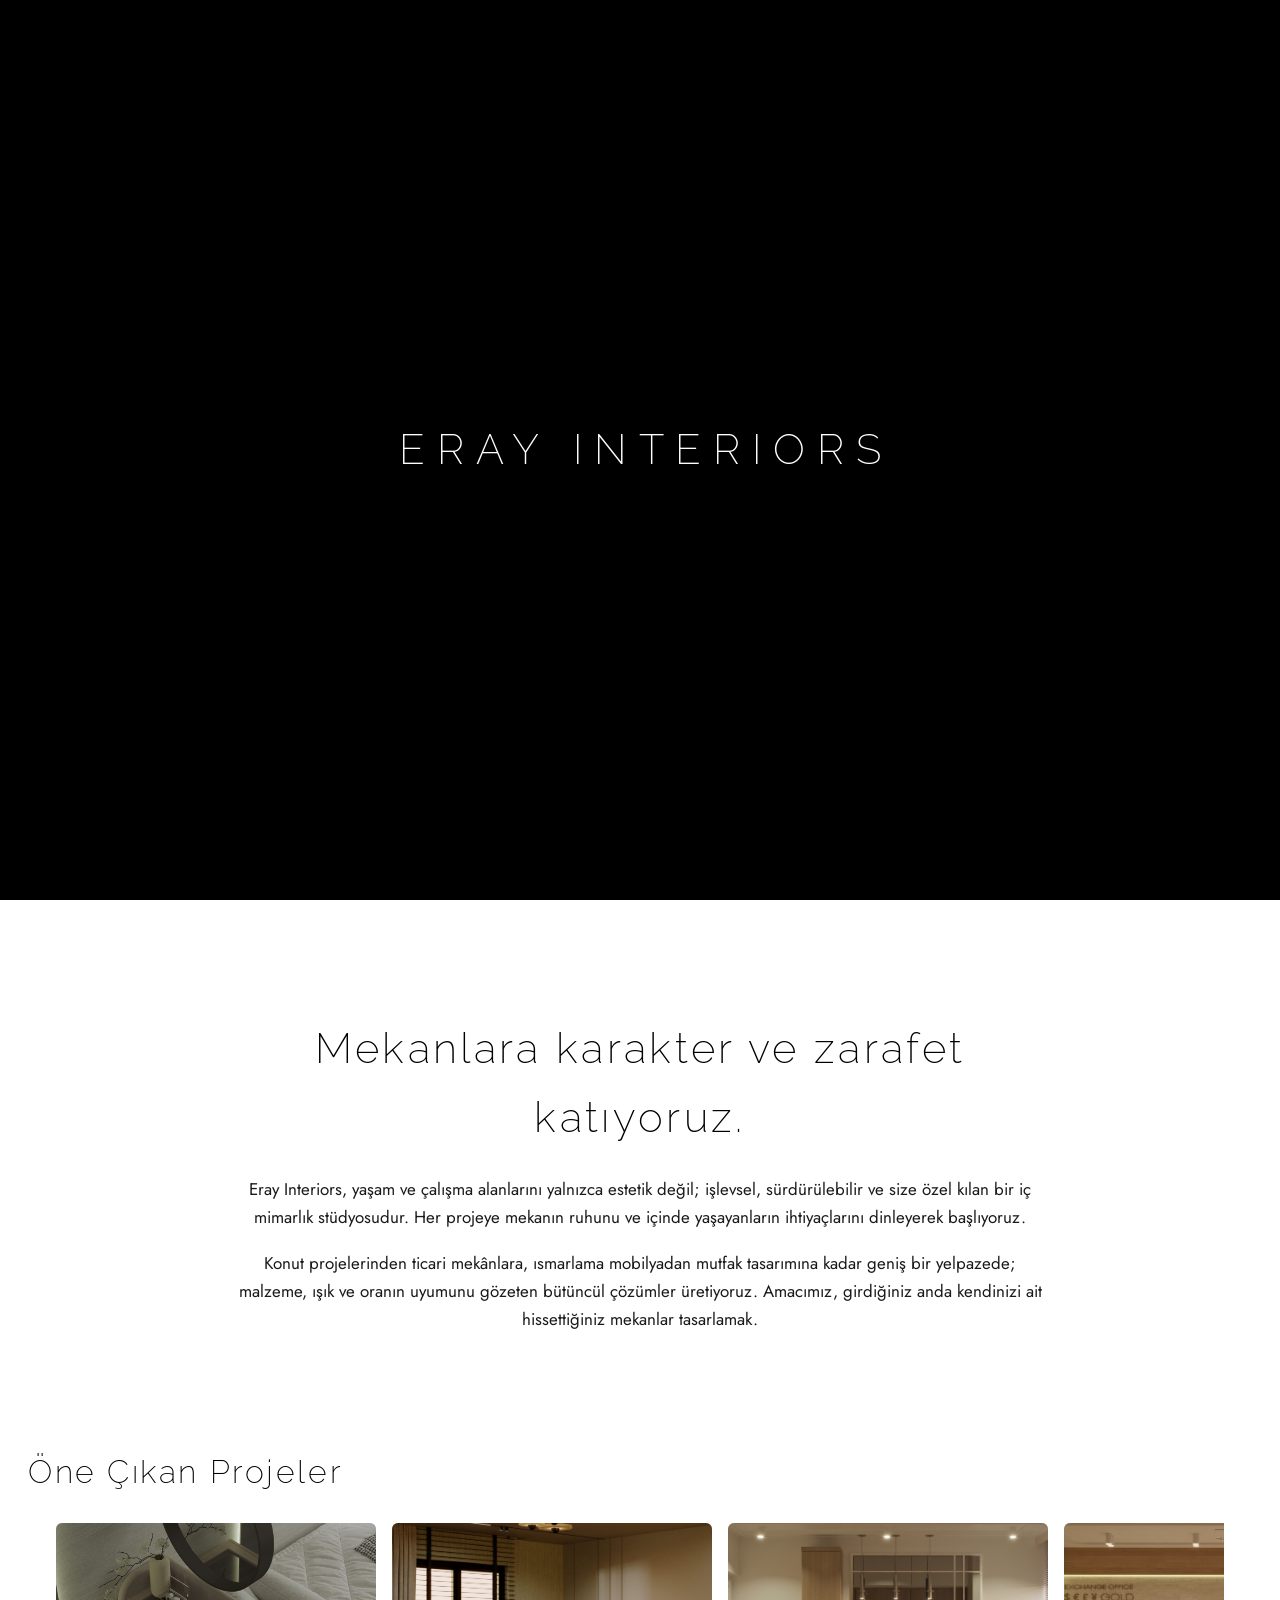
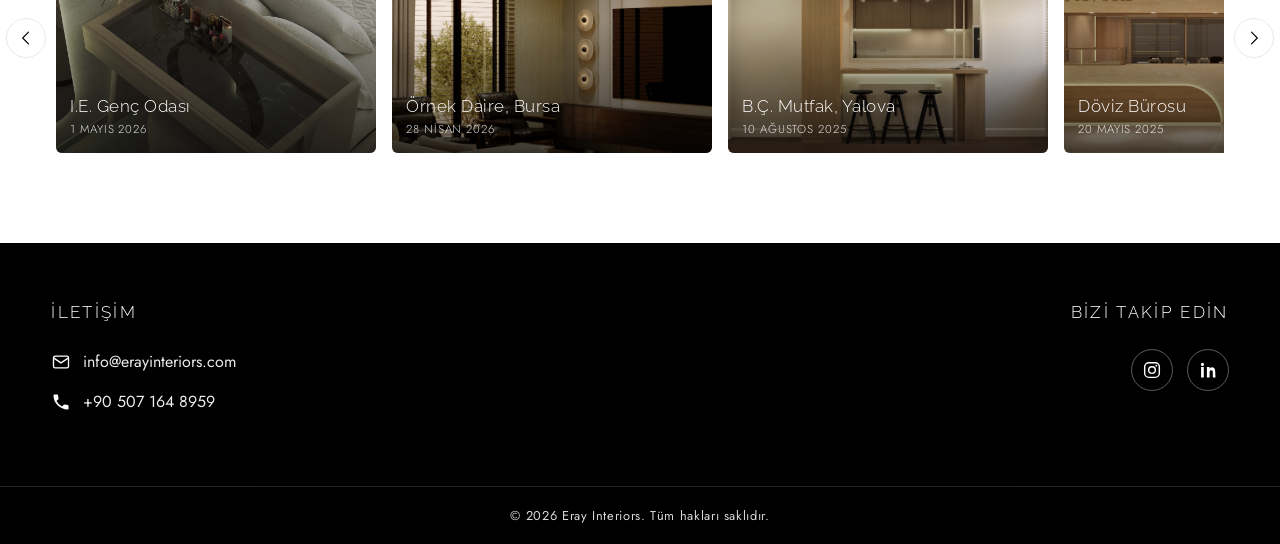
<file: index.html>
<!DOCTYPE html>
<html lang="tr">
<head>
  <meta charset="UTF-8">
  <meta name="viewport" content="width=device-width, initial-scale=1.0">
  <title>Eray Interiors | İç Mimarlık ve İç Mekân Tasarımı</title>
  <meta name="description" content="Eray Interiors — iç mimarlık ve iç mekân tasarım stüdyosu. Konut, ticari mekân, özel tasarım ve mutfak çözümlerinde işlevsel, size özel projeler.">
  <link rel="canonical" href="https://erayinteriors.com/">
  <meta name="robots" content="index, follow, max-image-preview:large">
  <meta name="author" content="Eray Interiors">
  <meta name="theme-color" content="#000000">

  <!-- LCP hızlandırma: ilk hero görselini önceden yükle -->
  <link rel="preload" as="image" href="assets/img/9-2.jpg" fetchpriority="high">

  <!-- Favicon / app icons -->
  <link rel="icon" href="favicon.ico" sizes="any">
  <link rel="icon" href="favicon.svg" type="image/svg+xml">
  <link rel="apple-touch-icon" href="assets/apple-touch-icon.png">
  <link rel="manifest" href="site.webmanifest">

  <!-- Open Graph (Facebook, WhatsApp, LinkedIn) -->
  <meta property="og:type" content="website">
  <meta property="og:site_name" content="Eray Interiors">
  <meta property="og:locale" content="tr_TR">
  <meta property="og:locale:alternate" content="en_US">
  <meta property="og:locale:alternate" content="es_ES">
  <meta property="og:title" content="Eray Interiors | İç Mimarlık ve İç Mekân Tasarımı">
  <meta property="og:description" content="İç mekânlara karakter ve zarafet katan iç mimarlık stüdyosu. Konut, ticari mekân, özel tasarım ve mutfak çözümleri.">
  <meta property="og:url" content="https://erayinteriors.com/">
  <meta property="og:image" content="https://erayinteriors.com/assets/og-image.png">
  <meta property="og:image:width" content="1200">
  <meta property="og:image:height" content="630">
  <meta property="og:image:alt" content="Eray Interiors — İç Mimarlık">

  <!-- Twitter / X -->
  <meta name="twitter:card" content="summary_large_image">
  <meta name="twitter:title" content="Eray Interiors | İç Mimarlık ve İç Mekân Tasarımı">
  <meta name="twitter:description" content="İç mekânlara karakter ve zarafet katan iç mimarlık stüdyosu.">
  <meta name="twitter:image" content="https://erayinteriors.com/assets/og-image.png">

  <!-- Yapısal veri: yerel işletme -->
  <script type="application/ld+json">
  {
    "@context": "https://schema.org",
    "@type": "LocalBusiness",
    "@id": "https://erayinteriors.com/#business",
    "name": "Eray Interiors",
    "alternateName": ["Eray İç Mimarlık", "Eray İç Mimari", "Eray Interiors İç Mimarlık"],
    "description": "İç mimarlık ve iç mekân tasarımı stüdyosu: konut, ticari mekân, özel tasarım ve mutfak çözümleri.",
    "url": "https://erayinteriors.com/",
    "image": "https://erayinteriors.com/assets/og-image.png",
    "logo": "https://erayinteriors.com/assets/icon-512.png",
    "email": "info@erayinteriors.com",
    "telephone": "+905071648959",
    "areaServed": "TR",
    "knowsLanguage": ["tr", "en", "es"],
    "areaServed": ["Bursa", "Yalova", "Türkiye"],
    "knowsAbout": ["İç mimarlık", "İç mekân tasarımı", "Konut tasarımı", "Ticari mekan tasarımı", "Mutfak tasarımı", "Ismarlama mobilya"],
    "founder": { "@type": "Person", "name": "İbrahim Eray Işık", "jobTitle": "İç Mimar", "sameAs": "https://www.linkedin.com/in/ibrahim-eray-i%C5%9F%C4%B1k-976782159/" },
    "sameAs": ["https://instagram.com/erayinteriors", "https://www.linkedin.com/in/ibrahim-eray-i%C5%9F%C4%B1k-976782159/"]
  }
  </script>

  <link rel="preconnect" href="https://fonts.googleapis.com">
  <link rel="preconnect" href="https://fonts.gstatic.com" crossorigin>
  <link href="https://fonts.googleapis.com/css2?family=Jost:wght@300;400;500&family=Raleway:wght@200;300&display=swap" rel="stylesheet">
  <!-- Açılış ekranı aynı oturumda tekrar açılmasın (flash önleme, stylesheet'ten önce) -->
  <script>try{if(sessionStorage.getItem('eray_intro'))document.documentElement.classList.add('intro-done');}catch(e){}</script>
  <link rel="stylesheet" href="css/style.css">
</head>
<body data-page="home">
  <div id="intro" aria-hidden="true"><span class="intro-word">ERAY INTERIORS</span></div>

  <header id="site-header"></header>

  <main>
    <section class="hero hero-slider" data-hero-slider aria-label="Öne çıkan görseller">
      <div class="hero-slides">
        <div class="hero-slide" style="background-image:url('assets/img/9-2.jpg')"></div>
        <div class="hero-slide" style="background-image:url('assets/img/3.jpg')"></div>
        <div class="hero-slide" style="background-image:url('assets/img/16.jpg')"></div>
        <div class="hero-slide" style="background-image:url('assets/img/32.jpg')"></div>
        <div class="hero-slide" style="background-image:url('assets/img/b4.jpg')"></div>
      </div>
      <div class="hero-overlay">
        <h1 class="hero-title" data-i18n="page.home.hero">ERAY INTERIORS</h1>
        <p class="hero-sub" data-i18n="page.home.sub">İç mekânlara karakter ve zarafet</p>
      </div>
      <div class="hero-dots"></div>
    </section>

    <section class="page-intro">
      <h2 class="page-title" data-i18n="page.home.title">İç Mekânlarınıza Karakter Katıyoruz</h2>
      <div class="page-body" data-i18n="page.home.body" data-i18n-html><p>Eray Interiors, yaşam ve çalışma alanlarını yalnızca güzel değil; işlevsel, sürdürülebilir ve size özel kılan bir iç mimarlık stüdyosudur. Her projeye mekânın ruhunu ve içinde yaşayanların ihtiyaçlarını dinleyerek başlıyoruz.</p><p>Konut projelerinden ticari mekânlara, ısmarlama mobilyadan mutfak tasarımına kadar geniş bir yelpazede; malzeme, ışık ve oranın uyumunu gözeten bütüncül çözümler üretiyoruz. Amacımız, girdiğiniz anda kendinizi ait hissettiğiniz mekânlar tasarlamak.</p></div>
    </section>

    <div class="strip-head"><h2 class="strip-title" data-i18n="projects.featured"></h2></div>
    <section class="carousel" data-carousel data-projects="featured" aria-label="Öne çıkan projeler">
      <button class="car-arrow car-prev" aria-label="Önceki"></button>
      <div class="carousel-viewport">
        <div class="carousel-track"></div>
      </div>
      <button class="car-arrow car-next" aria-label="Sonraki"></button>
    </section>
  </main>

  <footer id="site-footer"></footer>

  <script src="js/icons.js"></script>
  <script src="js/data.js"></script>
  <script src="js/i18n.js"></script>
  <script src="js/header.js"></script>
  <script src="js/footer.js"></script>
  <script src="js/content.js"></script>
  <script src="js/carousel.js"></script>
  <script src="js/hero.js"></script>
  <script src="js/projects.js"></script>
  <script src="js/app.js"></script>
  <script src="js/intro.js"></script>
</body>
</html>
</file>
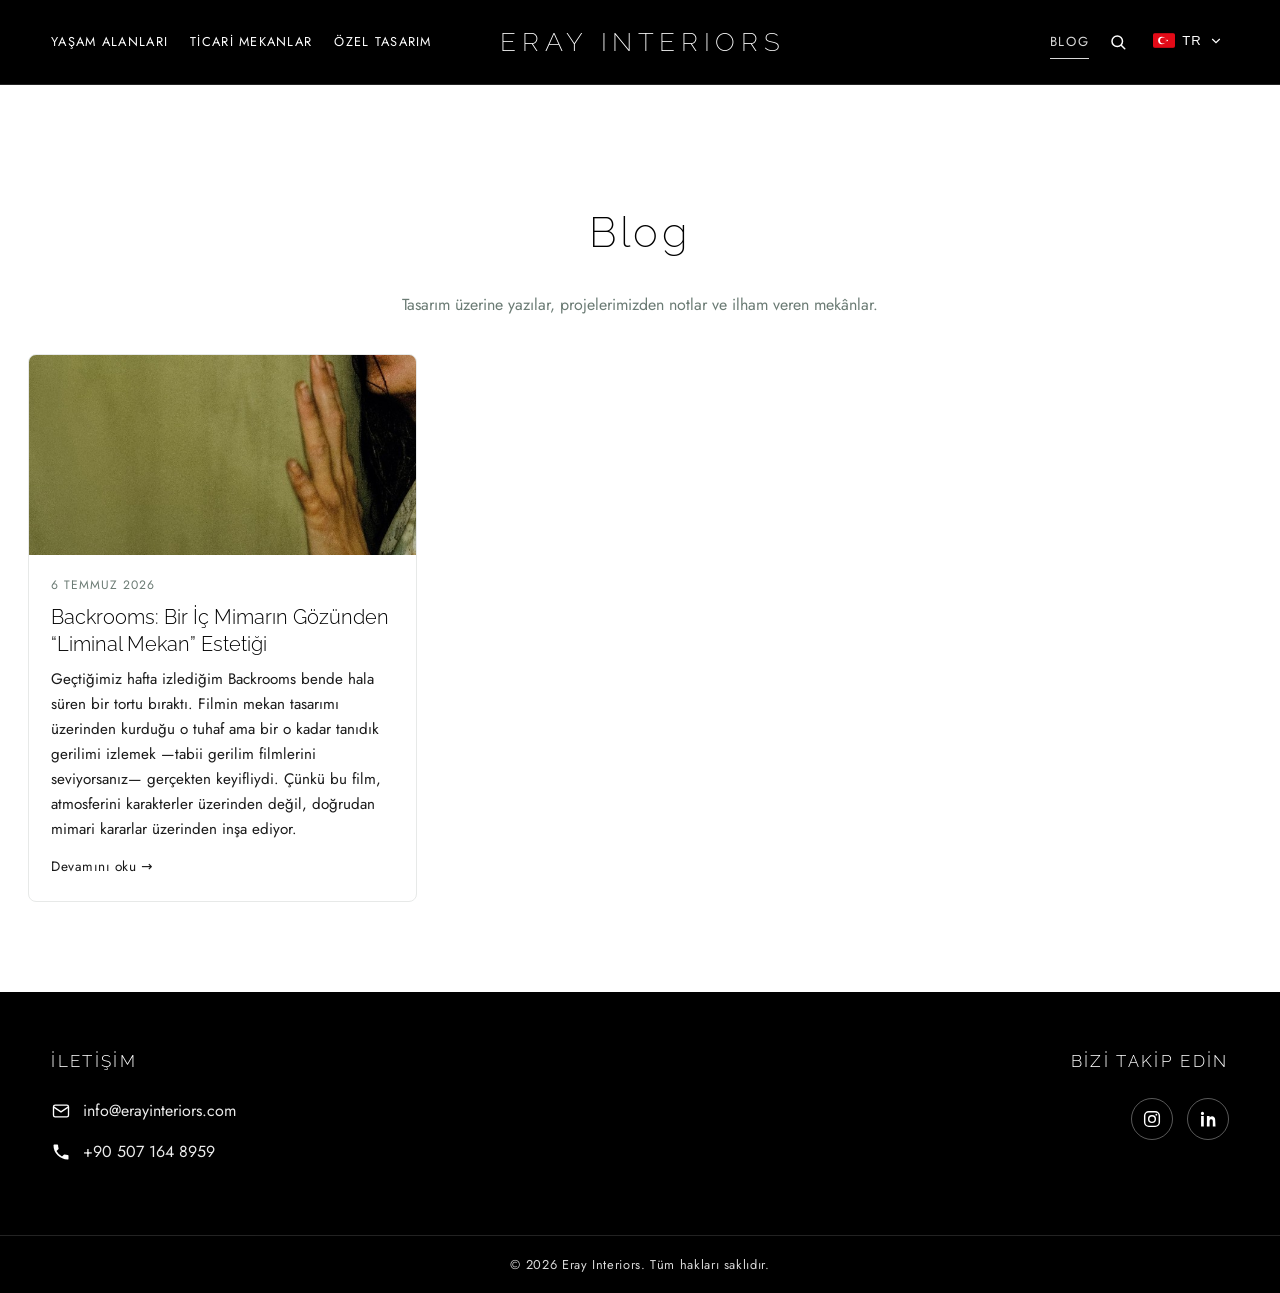
<file: blog.html>
<!DOCTYPE html>
<html lang="tr">
<head>
  <meta charset="UTF-8">
  <meta name="viewport" content="width=device-width, initial-scale=1.0">
  <title>Blog — Tasarım Yazıları | Eray Interiors</title>
  <meta name="description" content="Eray Interiors blogu: iç mimarlık ve iç mekan tasarımı üzerine yazılar, projelerden notlar, trendler ve ilham veren mekânlar.">
  <link rel="canonical" href="https://erayinteriors.com/blog.html">
  <meta name="robots" content="index, follow, max-image-preview:large">
  <meta name="author" content="Eray Interiors">
  <meta name="theme-color" content="#000000">

  <!-- Favicon / app icons -->
  <link rel="icon" href="favicon.ico" sizes="any">
  <link rel="icon" href="favicon.svg" type="image/svg+xml">
  <link rel="apple-touch-icon" href="assets/apple-touch-icon.png">
  <link rel="manifest" href="site.webmanifest">

  <!-- Open Graph -->
  <meta property="og:type" content="website">
  <meta property="og:site_name" content="Eray Interiors">
  <meta property="og:locale" content="tr_TR">
  <meta property="og:locale:alternate" content="en_US">
  <meta property="og:locale:alternate" content="es_ES">
  <meta property="og:title" content="Blog — Tasarım Yazıları | Eray Interiors">
  <meta property="og:description" content="İç mimarlık ve iç mekan tasarımı üzerine yazılar, projelerden notlar ve ilham veren mekânlar.">
  <meta property="og:url" content="https://erayinteriors.com/blog.html">
  <meta property="og:image" content="https://erayinteriors.com/assets/og-image.png">
  <meta property="og:image:width" content="1200">
  <meta property="og:image:height" content="630">
  <meta property="og:image:alt" content="Eray Interiors — Blog">

  <!-- Twitter / X -->
  <meta name="twitter:card" content="summary_large_image">
  <meta name="twitter:title" content="Blog — Tasarım Yazıları | Eray Interiors">
  <meta name="twitter:description" content="İç mimarlık ve iç mekan tasarımı üzerine yazılar ve ilham.">
  <meta name="twitter:image" content="https://erayinteriors.com/assets/og-image.png">

  <!-- Yapısal veri: blog -->
  <script type="application/ld+json">
  {
    "@context": "https://schema.org",
    "@type": "Blog",
    "name": "Eray Interiors Blog",
    "url": "https://erayinteriors.com/blog.html",
    "publisher": {
      "@type": "Organization",
      "name": "Eray Interiors",
      "alternateName": ["Eray İç Mimarlık", "Eray İç Mimari"],
      "logo": "https://erayinteriors.com/assets/icon-512.png"
    },
    "inLanguage": ["tr", "en", "es"]
  }
  </script>

  <script type="application/ld+json">
  {
    "@context": "https://schema.org",
    "@type": "BreadcrumbList",
    "itemListElement": [
      { "@type": "ListItem", "position": 1, "name": "Ana Sayfa", "item": "https://erayinteriors.com/" },
      { "@type": "ListItem", "position": 2, "name": "Blog", "item": "https://erayinteriors.com/blog.html" }
    ]
  }
  </script>

  <link rel="preconnect" href="https://fonts.googleapis.com">
  <link rel="preconnect" href="https://fonts.gstatic.com" crossorigin>
  <link href="https://fonts.googleapis.com/css2?family=Jost:wght@300;400;500&family=Raleway:wght@200;300&display=swap" rel="stylesheet">
  <link rel="stylesheet" href="css/style.css">
</head>
<body>
  <header id="site-header"></header>

  <main>
    <section class="page-intro blog-head">
      <h1 class="page-title" data-i18n="blog.title">Blog</h1>
      <p class="blog-intro" data-i18n="blog.intro">Tasarım üzerine yazılar, projelerimizden notlar ve ilham veren mekânlar.</p>
    </section>

    <section class="blog-list-wrap">
      <div id="blog-list" class="blog-grid"></div>
    </section>
  </main>

  <footer id="site-footer"></footer>

  <script src="js/icons.js"></script>
  <script src="js/data.js"></script>
  <script src="js/i18n.js"></script>
  <script src="js/header.js"></script>
  <script src="js/footer.js"></script>
  <script src="js/content.js"></script>
  <script src="js/carousel.js"></script>
  <script src="js/app.js"></script>
  <script src="js/blog.js"></script>
</body>
</html>
</file>
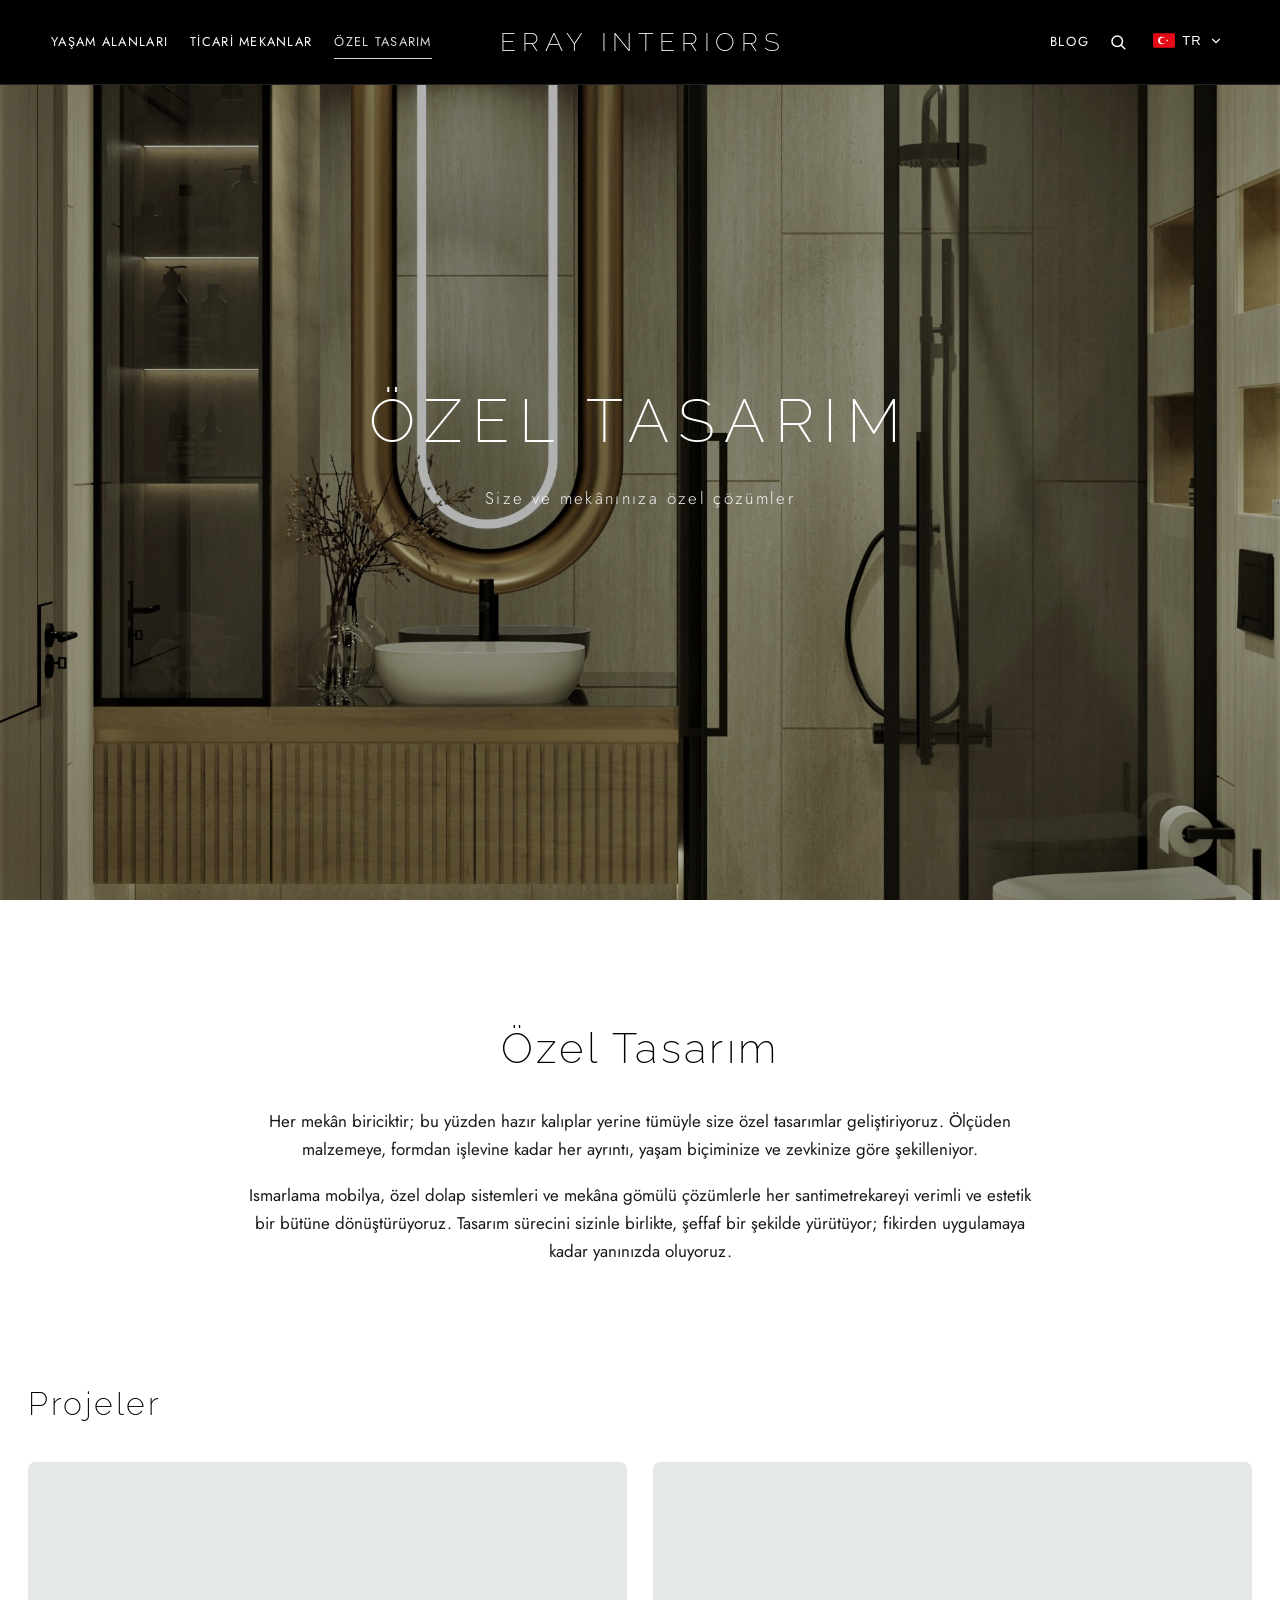
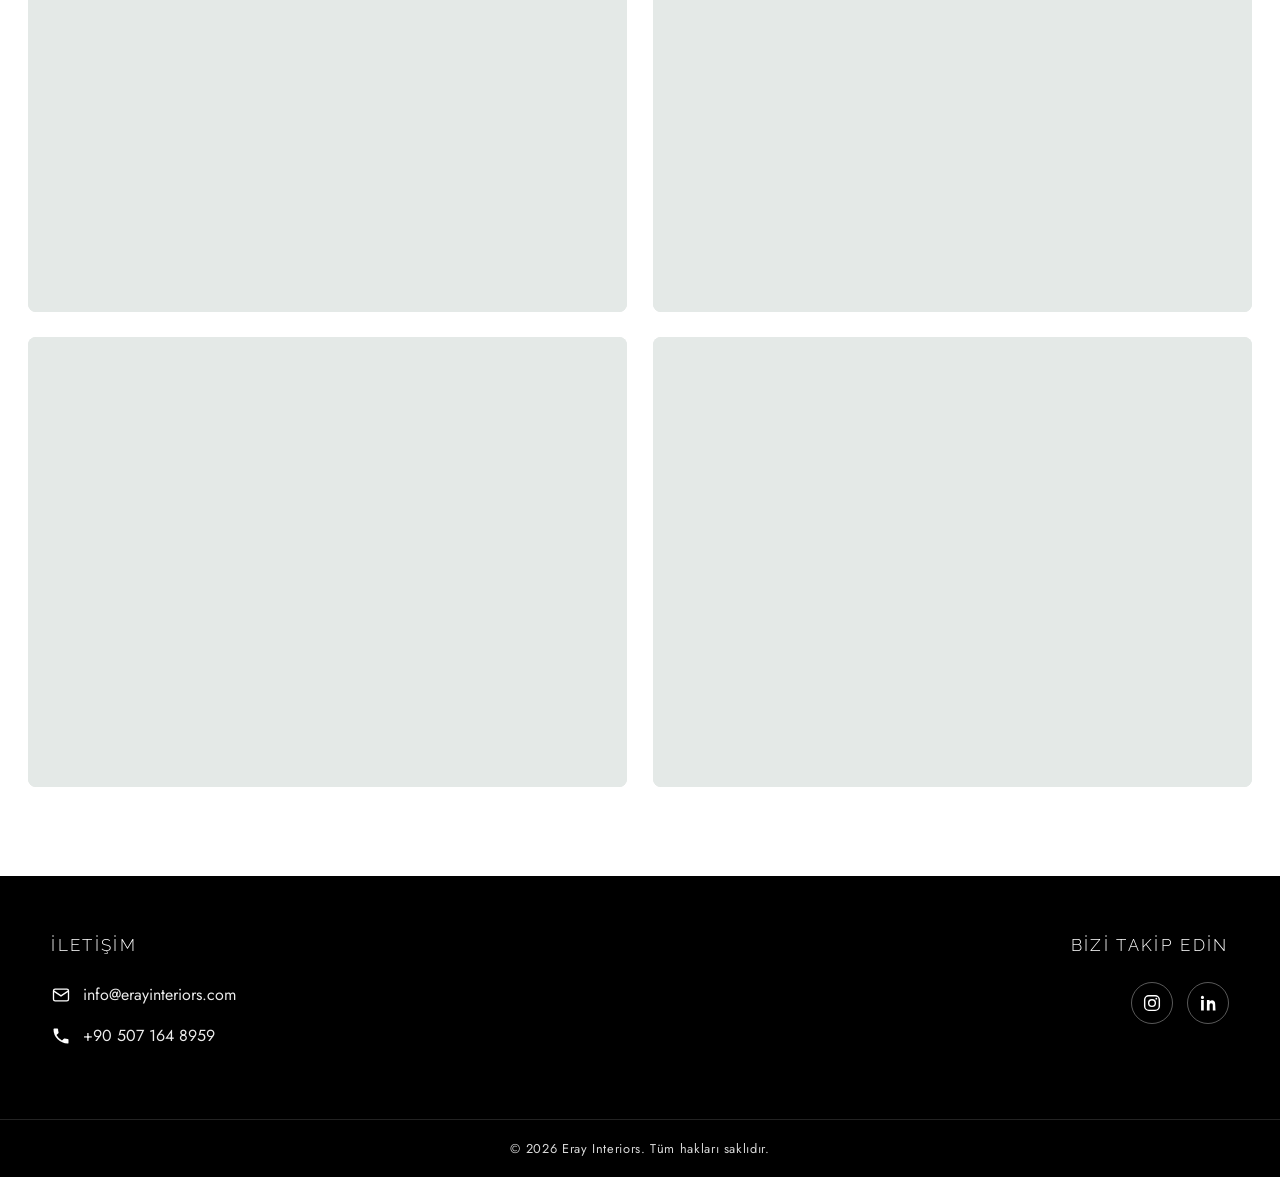
<file: ozel-tasarim.html>
<!DOCTYPE html>
<html lang="tr">
<head>
  <meta charset="UTF-8">
  <meta name="viewport" content="width=device-width, initial-scale=1.0">
  <title>Özel Tasarım & Ismarlama Mobilya | Eray Interiors</title>
  <meta name="description" content="Ismarlama mobilya, özel dolap sistemleri ve mekâna gömülü çözümler. Ölçüden malzemeye her ayrıntı size göre — Eray Interiors özel tasarım.">
  <link rel="canonical" href="https://erayinteriors.com/ozel-tasarim.html">
  <meta name="robots" content="index, follow, max-image-preview:large">
  <meta name="author" content="Eray Interiors">
  <meta name="theme-color" content="#000000">

  <!-- LCP hızlandırma: hero görselini önceden yükle -->
  <link rel="preload" as="image" href="assets/img/31.jpg" fetchpriority="high">

  <!-- Favicon / app icons -->
  <link rel="icon" href="favicon.ico" sizes="any">
  <link rel="icon" href="favicon.svg" type="image/svg+xml">
  <link rel="apple-touch-icon" href="assets/apple-touch-icon.png">
  <link rel="manifest" href="site.webmanifest">

  <!-- Open Graph (Facebook, WhatsApp, LinkedIn) -->
  <meta property="og:type" content="website">
  <meta property="og:site_name" content="Eray Interiors">
  <meta property="og:locale" content="tr_TR">
  <meta property="og:locale:alternate" content="en_US">
  <meta property="og:locale:alternate" content="es_ES">
  <meta property="og:title" content="Özel Tasarım & Ismarlama Mobilya | Eray Interiors">
  <meta property="og:description" content="Size ve mekânınıza özel ısmarlama tasarım: özel mobilya, dolap sistemleri ve mekâna gömülü çözümler.">
  <meta property="og:url" content="https://erayinteriors.com/ozel-tasarim.html">
  <meta property="og:image" content="https://erayinteriors.com/assets/og-image.png">
  <meta property="og:image:width" content="1200">
  <meta property="og:image:height" content="630">
  <meta property="og:image:alt" content="Eray Interiors — Özel Tasarım">

  <!-- Twitter / X -->
  <meta name="twitter:card" content="summary_large_image">
  <meta name="twitter:title" content="Özel Tasarım & Ismarlama Mobilya | Eray Interiors">
  <meta name="twitter:description" content="Size ve mekânınıza özel ısmarlama tasarım çözümleri.">
  <meta name="twitter:image" content="https://erayinteriors.com/assets/og-image.png">

  <!-- Yapısal veri: yerel işletme -->
  <script type="application/ld+json">
  {
    "@context": "https://schema.org",
    "@type": "LocalBusiness",
    "@id": "https://erayinteriors.com/#business",
    "name": "Eray Interiors",
    "alternateName": ["Eray İç Mimarlık", "Eray İç Mimari", "Eray Interiors İç Mimarlık"],
    "description": "İç mimarlık ve iç mekân tasarımı stüdyosu: konut, ticari mekân, özel tasarım ve mutfak çözümleri.",
    "url": "https://erayinteriors.com/",
    "image": "https://erayinteriors.com/assets/og-image.png",
    "logo": "https://erayinteriors.com/assets/icon-512.png",
    "email": "info@erayinteriors.com",
    "telephone": "+905071648959",
    "areaServed": "TR",
    "knowsLanguage": ["tr", "en", "es"],
    "areaServed": ["Bursa", "Yalova", "Türkiye"],
    "knowsAbout": ["İç mimarlık", "İç mekân tasarımı", "Konut tasarımı", "Ticari mekan tasarımı", "Mutfak tasarımı", "Ismarlama mobilya"],
    "founder": { "@type": "Person", "name": "İbrahim Eray Işık", "jobTitle": "İç Mimar", "sameAs": "https://www.linkedin.com/in/ibrahim-eray-i%C5%9F%C4%B1k-976782159/" },
    "sameAs": ["https://instagram.com/erayinteriors", "https://www.linkedin.com/in/ibrahim-eray-i%C5%9F%C4%B1k-976782159/"]
  }
  </script>

  <script type="application/ld+json">
  {
    "@context": "https://schema.org",
    "@type": "BreadcrumbList",
    "itemListElement": [
      { "@type": "ListItem", "position": 1, "name": "Ana Sayfa", "item": "https://erayinteriors.com/" },
      { "@type": "ListItem", "position": 2, "name": "Özel Tasarım", "item": "https://erayinteriors.com/ozel-tasarim.html" }
    ]
  }
  </script>

  <link rel="preconnect" href="https://fonts.googleapis.com">
  <link rel="preconnect" href="https://fonts.gstatic.com" crossorigin>
  <link href="https://fonts.googleapis.com/css2?family=Jost:wght@300;400;500&family=Raleway:wght@200;300&display=swap" rel="stylesheet">
  <link rel="stylesheet" href="css/style.css">
</head>
<body data-page="ozel">
  <header id="site-header"></header>

  <main>
    <section class="hero" style="background-image:url('assets/img/31.jpg')">
      <div class="hero-overlay">
        <h1 class="hero-title" data-i18n="page.ozel.hero">Özel Tasarım</h1>
        <p class="hero-sub" data-i18n="page.ozel.sub">Size ve mekânınıza özel çözümler</p>
      </div>
    </section>

    <section class="page-intro">
      <h2 class="page-title" data-i18n="page.ozel.title">Özel Tasarım</h2>
      <div class="page-body" data-i18n="page.ozel.body" data-i18n-html><p>Her mekân biriciktir; bu yüzden hazır kalıplar yerine tümüyle size özel tasarımlar geliştiriyoruz. Ölçüden malzemeye, formdan işlevine kadar her ayrıntı, yaşam biçiminize ve zevkinize göre şekilleniyor.</p><p>Ismarlama mobilya, özel dolap sistemleri ve mekâna gömülü çözümlerle her santimetrekareyi verimli ve estetik bir bütüne dönüştürüyoruz. Tasarım sürecini sizinle birlikte, şeffaf bir şekilde yürütüyor; fikirden uygulamaya kadar yanınızda oluyoruz.</p></div>
    </section>

    <div class="strip-head"><h2 class="strip-title" data-i18n="projects.title"></h2></div>
    <div class="project-cards" data-projects-grid="ozel"></div>
  </main>

  <footer id="site-footer"></footer>

  <script src="js/icons.js"></script>
  <script src="js/data.js"></script>
  <script src="js/i18n.js"></script>
  <script src="js/header.js"></script>
  <script src="js/footer.js"></script>
  <script src="js/content.js"></script>
  <script src="js/carousel.js"></script>
  <script src="js/projects.js"></script>
  <script src="js/app.js"></script>
</body>
</html>
</file>
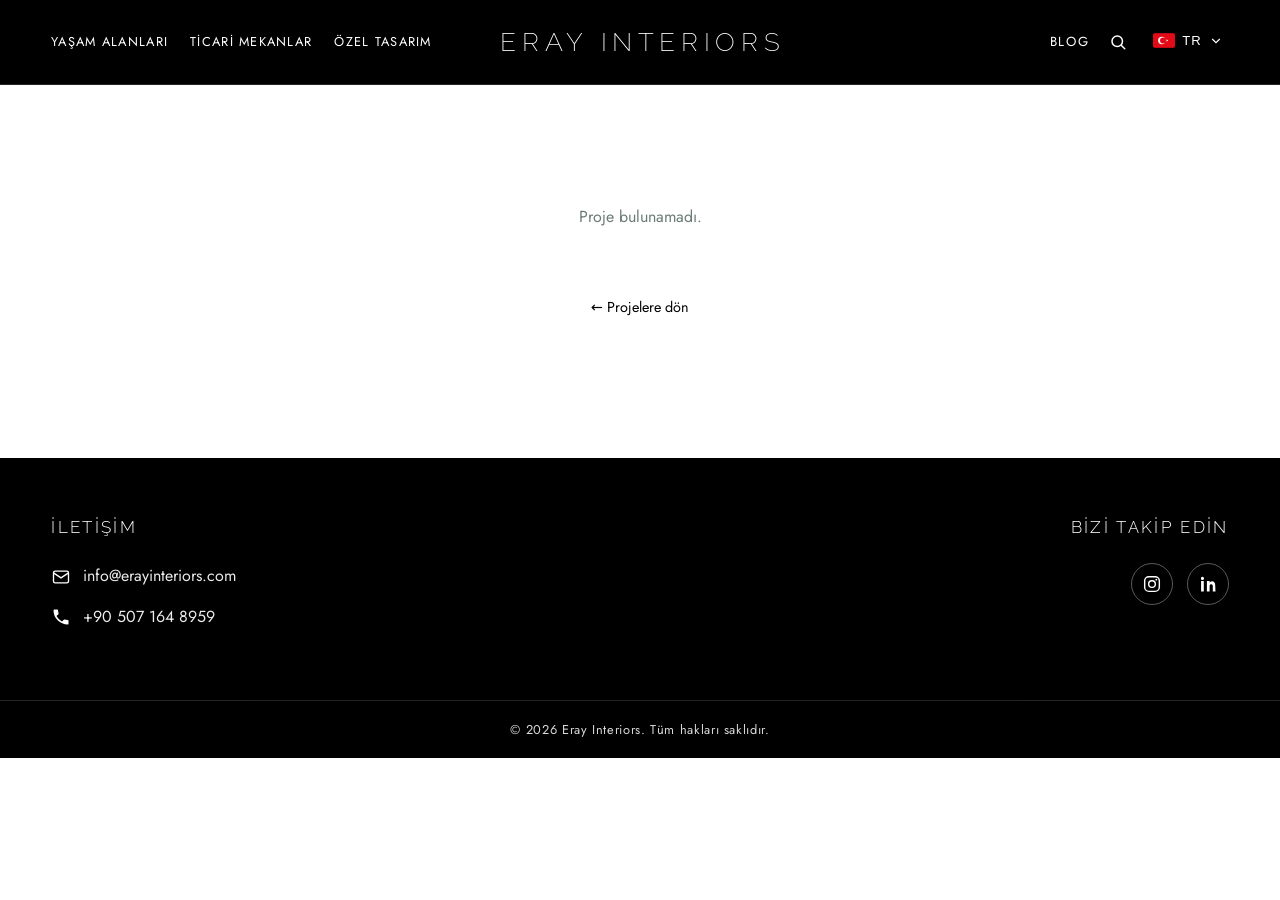
<file: proje.html>
<!DOCTYPE html>
<html lang="tr">
<head>
  <meta charset="UTF-8">
  <meta name="viewport" content="width=device-width, initial-scale=1.0">
  <title>Proje | Eray Interiors</title>
  <meta name="description" content="Eray Interiors projesi.">
  <meta name="robots" content="index, follow, max-image-preview:large">
  <meta name="author" content="Eray Interiors">
  <meta name="theme-color" content="#000000">

  <!-- Favicon / app icons -->
  <link rel="icon" href="favicon.ico" sizes="any">
  <link rel="icon" href="favicon.svg" type="image/svg+xml">
  <link rel="apple-touch-icon" href="assets/apple-touch-icon.png">
  <link rel="manifest" href="site.webmanifest">

  <!-- Open Graph (başlık/açıklama projeye göre JS ile de güncellenir) -->
  <meta property="og:type" content="article">
  <meta property="og:site_name" content="Eray Interiors">
  <meta property="og:image" content="https://erayinteriors.com/assets/og-image.png">

  <link rel="preconnect" href="https://fonts.googleapis.com">
  <link rel="preconnect" href="https://fonts.gstatic.com" crossorigin>
  <link href="https://fonts.googleapis.com/css2?family=Jost:wght@300;400;500&family=Raleway:wght@200;300&display=swap" rel="stylesheet">
  <link rel="stylesheet" href="css/style.css">
</head>
<body>
  <header id="site-header"></header>

  <main>
    <div id="project-detail"></div>
  </main>

  <footer id="site-footer"></footer>

  <script src="js/icons.js"></script>
  <script src="js/data.js"></script>
  <script src="js/i18n.js"></script>
  <script src="js/header.js"></script>
  <script src="js/footer.js"></script>
  <script src="js/content.js"></script>
  <script src="js/carousel.js"></script>
  <script src="js/projects.js"></script>
  <script src="js/app.js"></script>
</body>
</html>
</file>
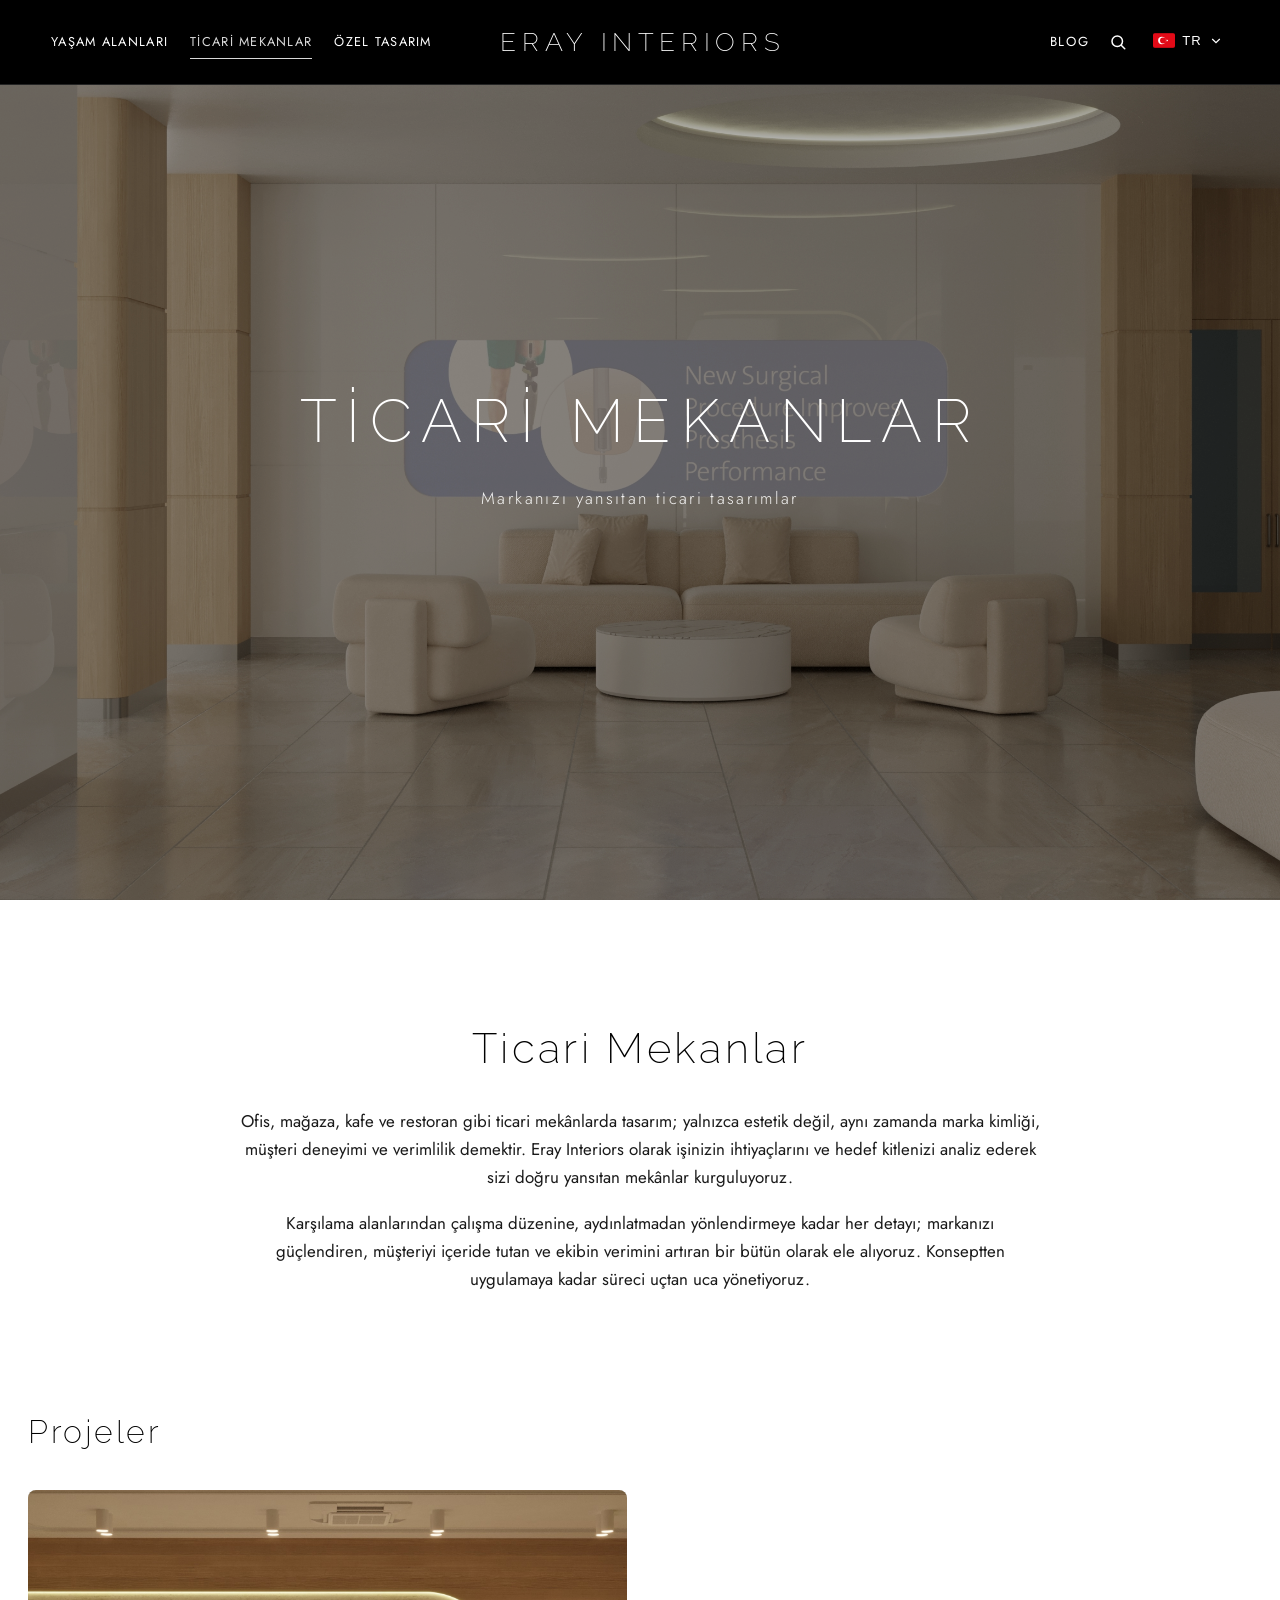
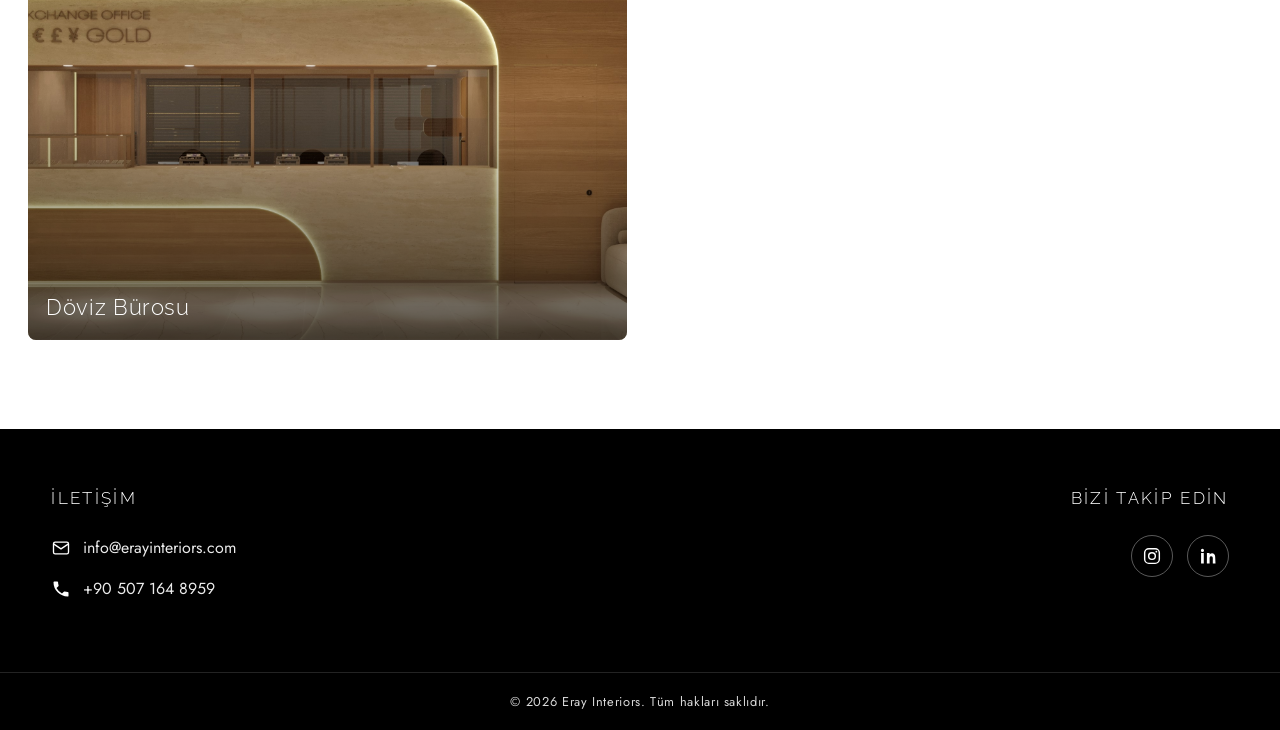
<file: ticari-mekanlar.html>
<!DOCTYPE html>
<html lang="tr">
<head>
  <meta charset="UTF-8">
  <meta name="viewport" content="width=device-width, initial-scale=1.0">
  <title>Ticari Mekan Tasarımı — Ofis, Mağaza, Kafe | Eray Interiors</title>
  <meta name="description" content="Ofis, mağaza, kafe ve restoran için ticari mekan tasarımı. Marka kimliğinizi yansıtan, müşteri deneyimini artıran çözümler — Eray Interiors.">
  <link rel="canonical" href="https://erayinteriors.com/ticari-mekanlar.html">
  <meta name="robots" content="index, follow, max-image-preview:large">
  <meta name="author" content="Eray Interiors">
  <meta name="theme-color" content="#000000">

  <!-- LCP hızlandırma: hero görselini önceden yükle -->
  <link rel="preload" as="image" href="assets/img/6-3.jpg" fetchpriority="high">

  <!-- Favicon / app icons -->
  <link rel="icon" href="favicon.ico" sizes="any">
  <link rel="icon" href="favicon.svg" type="image/svg+xml">
  <link rel="apple-touch-icon" href="assets/apple-touch-icon.png">
  <link rel="manifest" href="site.webmanifest">

  <!-- Open Graph (Facebook, WhatsApp, LinkedIn) -->
  <meta property="og:type" content="website">
  <meta property="og:site_name" content="Eray Interiors">
  <meta property="og:locale" content="tr_TR">
  <meta property="og:locale:alternate" content="en_US">
  <meta property="og:locale:alternate" content="es_ES">
  <meta property="og:title" content="Ticari Mekan Tasarımı — Ofis, Mağaza, Kafe | Eray Interiors">
  <meta property="og:description" content="Marka kimliğinizi yansıtan, müşteri deneyimini ve verimliliği artıran ticari mekan tasarımı.">
  <meta property="og:url" content="https://erayinteriors.com/ticari-mekanlar.html">
  <meta property="og:image" content="https://erayinteriors.com/assets/og-image.png">
  <meta property="og:image:width" content="1200">
  <meta property="og:image:height" content="630">
  <meta property="og:image:alt" content="Eray Interiors — Ticari Mekanlar">

  <!-- Twitter / X -->
  <meta name="twitter:card" content="summary_large_image">
  <meta name="twitter:title" content="Ticari Mekan Tasarımı — Ofis, Mağaza, Kafe | Eray Interiors">
  <meta name="twitter:description" content="Marka kimliğinizi yansıtan ticari mekan tasarımı.">
  <meta name="twitter:image" content="https://erayinteriors.com/assets/og-image.png">

  <!-- Yapısal veri: yerel işletme -->
  <script type="application/ld+json">
  {
    "@context": "https://schema.org",
    "@type": "LocalBusiness",
    "@id": "https://erayinteriors.com/#business",
    "name": "Eray Interiors",
    "alternateName": ["Eray İç Mimarlık", "Eray İç Mimari", "Eray Interiors İç Mimarlık"],
    "description": "İç mimarlık ve iç mekân tasarımı stüdyosu: konut, ticari mekân, özel tasarım ve mutfak çözümleri.",
    "url": "https://erayinteriors.com/",
    "image": "https://erayinteriors.com/assets/og-image.png",
    "logo": "https://erayinteriors.com/assets/icon-512.png",
    "email": "info@erayinteriors.com",
    "telephone": "+905071648959",
    "areaServed": "TR",
    "knowsLanguage": ["tr", "en", "es"],
    "areaServed": ["Bursa", "Yalova", "Türkiye"],
    "knowsAbout": ["İç mimarlık", "İç mekân tasarımı", "Konut tasarımı", "Ticari mekan tasarımı", "Mutfak tasarımı", "Ismarlama mobilya"],
    "founder": { "@type": "Person", "name": "İbrahim Eray Işık", "jobTitle": "İç Mimar", "sameAs": "https://www.linkedin.com/in/ibrahim-eray-i%C5%9F%C4%B1k-976782159/" },
    "sameAs": ["https://instagram.com/erayinteriors", "https://www.linkedin.com/in/ibrahim-eray-i%C5%9F%C4%B1k-976782159/"]
  }
  </script>

  <script type="application/ld+json">
  {
    "@context": "https://schema.org",
    "@type": "BreadcrumbList",
    "itemListElement": [
      { "@type": "ListItem", "position": 1, "name": "Ana Sayfa", "item": "https://erayinteriors.com/" },
      { "@type": "ListItem", "position": 2, "name": "Ticari Mekanlar", "item": "https://erayinteriors.com/ticari-mekanlar.html" }
    ]
  }
  </script>

  <link rel="preconnect" href="https://fonts.googleapis.com">
  <link rel="preconnect" href="https://fonts.gstatic.com" crossorigin>
  <link href="https://fonts.googleapis.com/css2?family=Jost:wght@300;400;500&family=Raleway:wght@200;300&display=swap" rel="stylesheet">
  <link rel="stylesheet" href="css/style.css">
</head>
<body data-page="ticari">
  <header id="site-header"></header>

  <main>
    <section class="hero" style="background-image:url('assets/img/6-3.jpg')">
      <div class="hero-overlay">
        <h1 class="hero-title" data-i18n="page.ticari.hero">Ticari Mekanlar</h1>
        <p class="hero-sub" data-i18n="page.ticari.sub">Markanızı yansıtan ticari tasarımlar</p>
      </div>
    </section>

    <section class="page-intro">
      <h2 class="page-title" data-i18n="page.ticari.title">Ticari Mekanlar</h2>
      <div class="page-body" data-i18n="page.ticari.body" data-i18n-html><p>Ofis, mağaza, kafe ve restoran gibi ticari mekânlarda tasarım; yalnızca estetik değil, aynı zamanda marka kimliği, müşteri deneyimi ve verimlilik demektir. Eray Interiors olarak işinizin ihtiyaçlarını ve hedef kitlenizi analiz ederek sizi doğru yansıtan mekânlar kurguluyoruz.</p><p>Karşılama alanlarından çalışma düzenine, aydınlatmadan yönlendirmeye kadar her detayı; markanızı güçlendiren, müşteriyi içeride tutan ve ekibin verimini artıran bir bütün olarak ele alıyoruz. Konseptten uygulamaya kadar süreci uçtan uca yönetiyoruz.</p></div>
    </section>

    <div class="strip-head"><h2 class="strip-title" data-i18n="projects.title"></h2></div>
    <div class="project-cards" data-projects-grid="ticari"></div>
  </main>

  <footer id="site-footer"></footer>

  <script src="js/icons.js"></script>
  <script src="js/data.js"></script>
  <script src="js/i18n.js"></script>
  <script src="js/header.js"></script>
  <script src="js/footer.js"></script>
  <script src="js/content.js"></script>
  <script src="js/carousel.js"></script>
  <script src="js/projects.js"></script>
  <script src="js/app.js"></script>
</body>
</html>
</file>
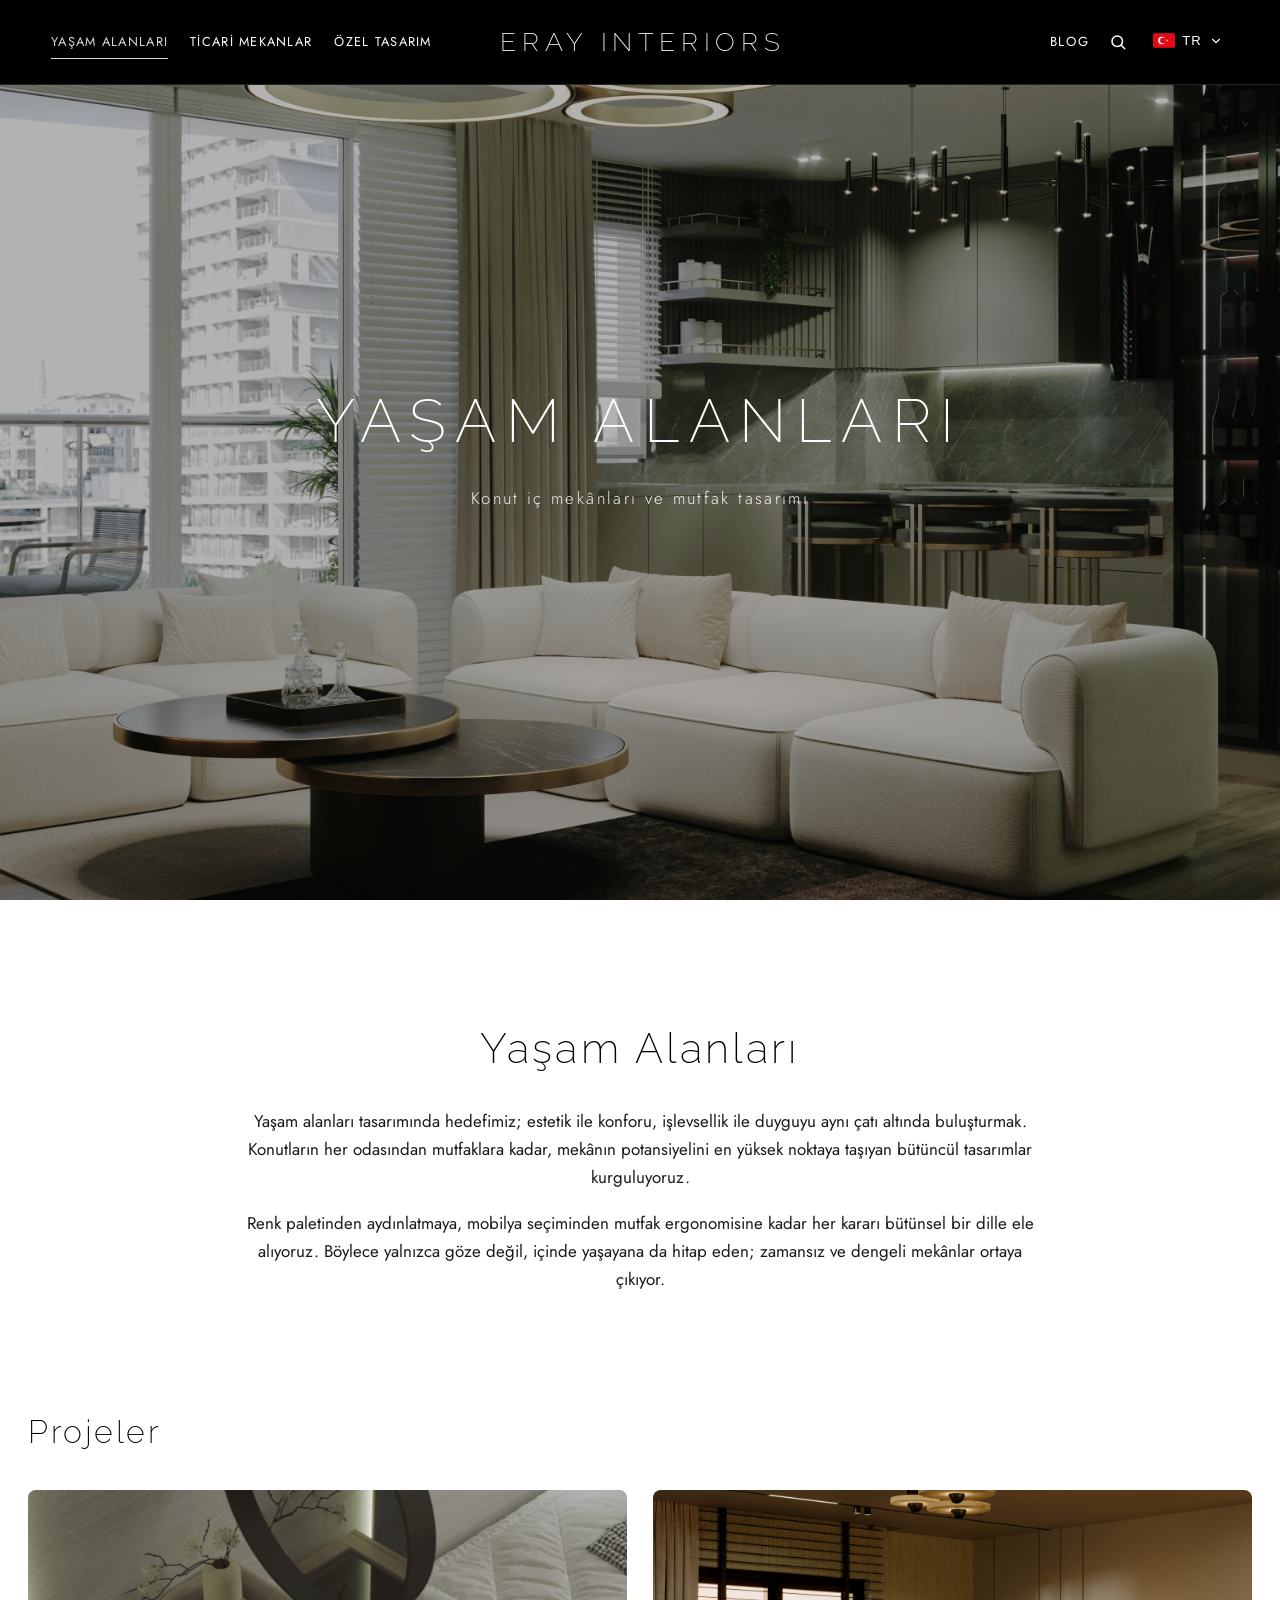
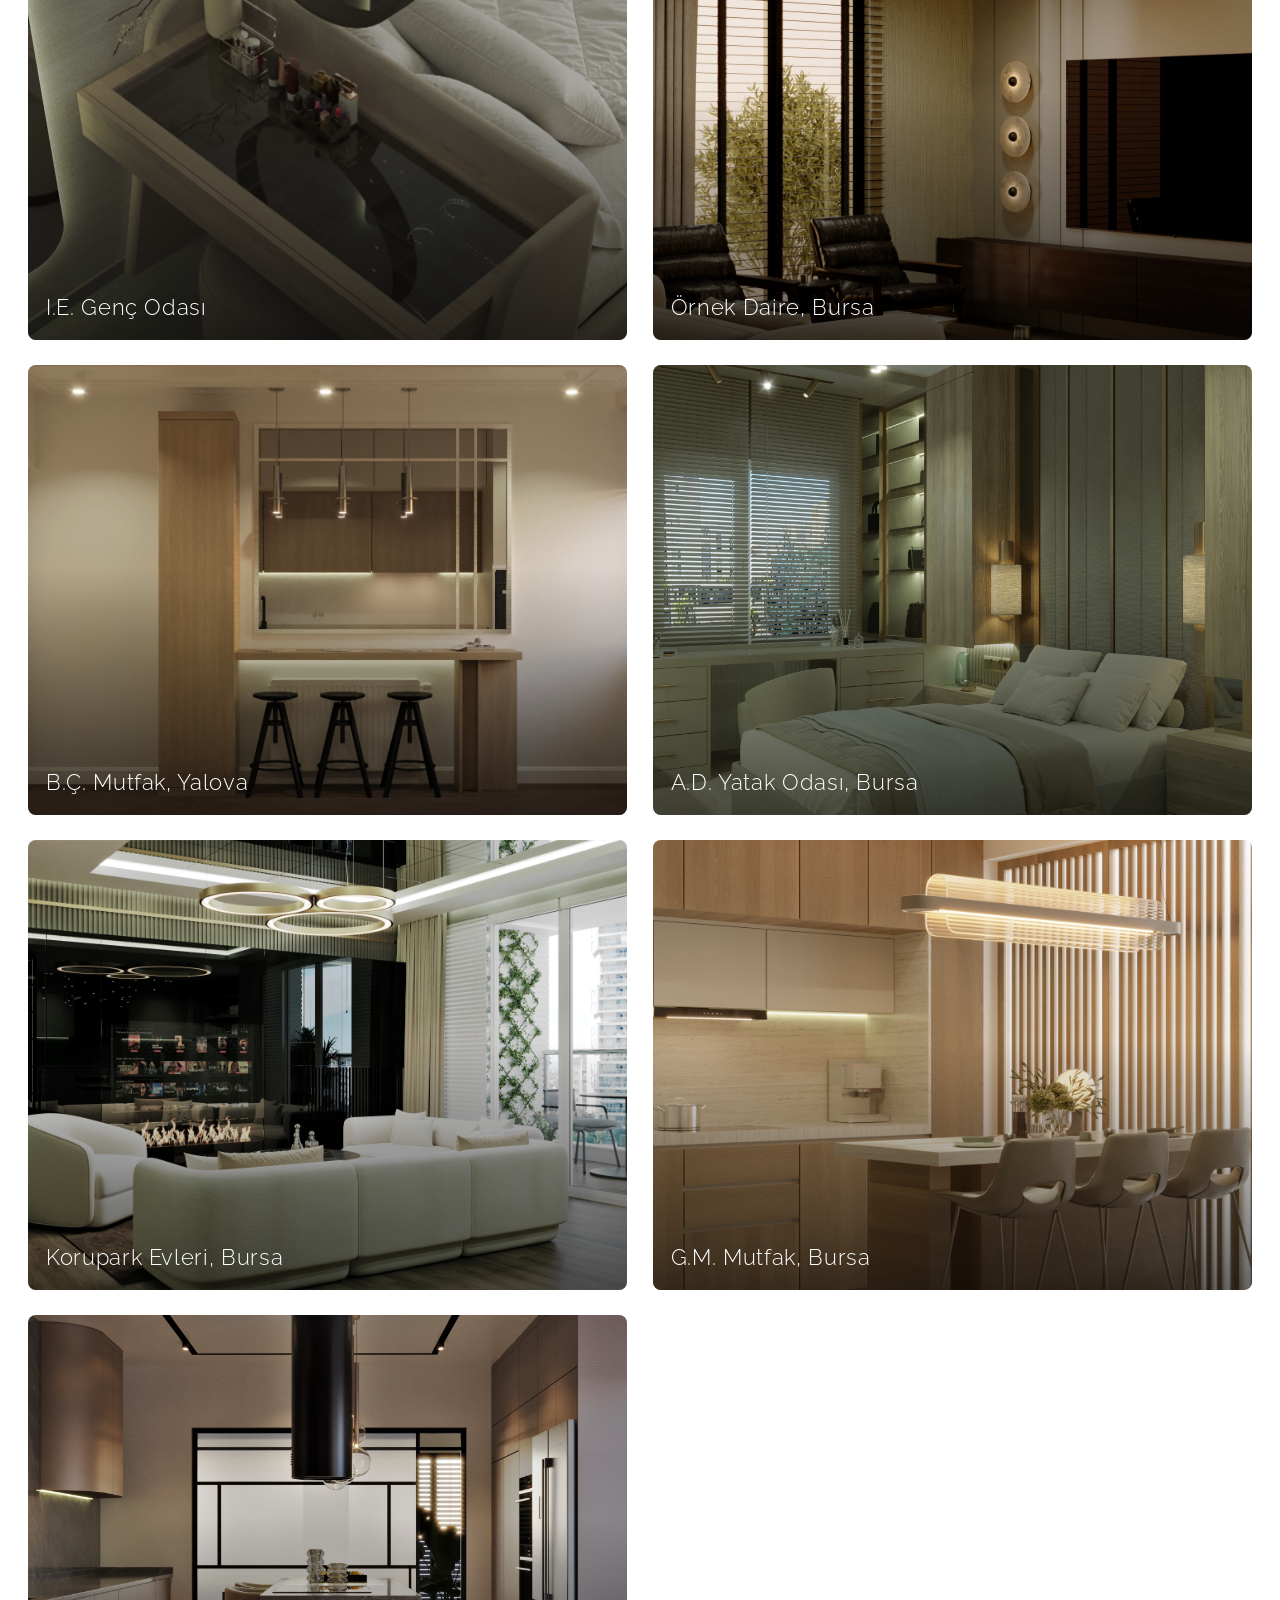
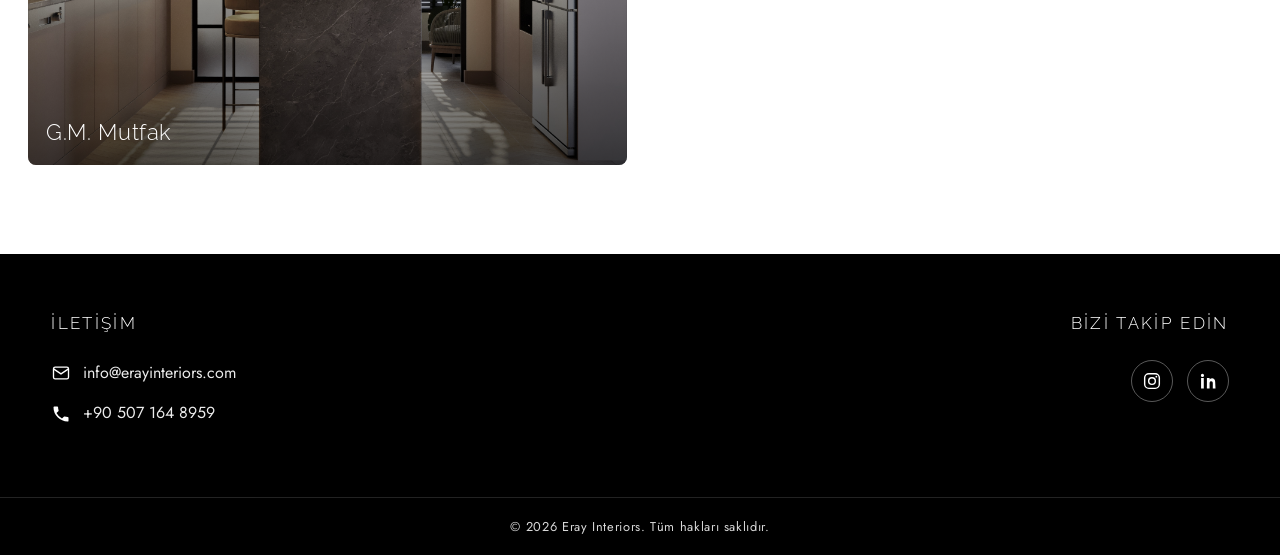
<file: yasam-alanlari.html>
<!DOCTYPE html>
<html lang="tr">
<head>
  <meta charset="UTF-8">
  <meta name="viewport" content="width=device-width, initial-scale=1.0">
  <title>Yaşam Alanları — Konut & Mutfak Tasarımı | Eray Interiors</title>
  <meta name="description" content="Konut iç mekânları ve mutfak tasarımı. Renk, ışık, mobilya ve dokuyu bütüncül bir dille buluşturan zamansız yaşam alanları — Eray Interiors.">
  <link rel="canonical" href="https://erayinteriors.com/yasam-alanlari.html">
  <meta name="robots" content="index, follow, max-image-preview:large">
  <meta name="author" content="Eray Interiors">
  <meta name="theme-color" content="#000000">

  <!-- LCP hızlandırma: hero görselini önceden yükle -->
  <link rel="preload" as="image" href="assets/img/38-1.jpg" fetchpriority="high">

  <!-- Favicon / app icons -->
  <link rel="icon" href="favicon.ico" sizes="any">
  <link rel="icon" href="favicon.svg" type="image/svg+xml">
  <link rel="apple-touch-icon" href="assets/apple-touch-icon.png">
  <link rel="manifest" href="site.webmanifest">

  <!-- Open Graph (Facebook, WhatsApp, LinkedIn) -->
  <meta property="og:type" content="website">
  <meta property="og:site_name" content="Eray Interiors">
  <meta property="og:locale" content="tr_TR">
  <meta property="og:locale:alternate" content="en_US">
  <meta property="og:locale:alternate" content="es_ES">
  <meta property="og:title" content="Yaşam Alanları — Konut & Mutfak Tasarımı | Eray Interiors">
  <meta property="og:description" content="Konut iç mekânları ve mutfak tasarımı; renk, ışık ve dokuyu bütüncül buluşturan zamansız yaşam alanları.">
  <meta property="og:url" content="https://erayinteriors.com/yasam-alanlari.html">
  <meta property="og:image" content="https://erayinteriors.com/assets/og-image.png">
  <meta property="og:image:width" content="1200">
  <meta property="og:image:height" content="630">
  <meta property="og:image:alt" content="Eray Interiors — Yaşam Alanları">

  <!-- Twitter / X -->
  <meta name="twitter:card" content="summary_large_image">
  <meta name="twitter:title" content="Yaşam Alanları — Konut & Mutfak Tasarımı | Eray Interiors">
  <meta name="twitter:description" content="Konut iç mekânları ve mutfak tasarımı için zamansız yaşam alanları.">
  <meta name="twitter:image" content="https://erayinteriors.com/assets/og-image.png">

  <!-- Yapısal veri: yerel işletme -->
  <script type="application/ld+json">
  {
    "@context": "https://schema.org",
    "@type": "LocalBusiness",
    "@id": "https://erayinteriors.com/#business",
    "name": "Eray Interiors",
    "alternateName": ["Eray İç Mimarlık", "Eray İç Mimari", "Eray Interiors İç Mimarlık"],
    "description": "İç mimarlık ve iç mekân tasarımı stüdyosu: konut, ticari mekân, özel tasarım ve mutfak çözümleri.",
    "url": "https://erayinteriors.com/",
    "image": "https://erayinteriors.com/assets/og-image.png",
    "logo": "https://erayinteriors.com/assets/icon-512.png",
    "email": "info@erayinteriors.com",
    "telephone": "+905071648959",
    "areaServed": "TR",
    "knowsLanguage": ["tr", "en", "es"],
    "areaServed": ["Bursa", "Yalova", "Türkiye"],
    "knowsAbout": ["İç mimarlık", "İç mekân tasarımı", "Konut tasarımı", "Ticari mekan tasarımı", "Mutfak tasarımı", "Ismarlama mobilya"],
    "founder": { "@type": "Person", "name": "İbrahim Eray Işık", "jobTitle": "İç Mimar", "sameAs": "https://www.linkedin.com/in/ibrahim-eray-i%C5%9F%C4%B1k-976782159/" },
    "sameAs": ["https://instagram.com/erayinteriors", "https://www.linkedin.com/in/ibrahim-eray-i%C5%9F%C4%B1k-976782159/"]
  }
  </script>

  <script type="application/ld+json">
  {
    "@context": "https://schema.org",
    "@type": "BreadcrumbList",
    "itemListElement": [
      { "@type": "ListItem", "position": 1, "name": "Ana Sayfa", "item": "https://erayinteriors.com/" },
      { "@type": "ListItem", "position": 2, "name": "Yaşam Alanları", "item": "https://erayinteriors.com/yasam-alanlari.html" }
    ]
  }
  </script>

  <link rel="preconnect" href="https://fonts.googleapis.com">
  <link rel="preconnect" href="https://fonts.gstatic.com" crossorigin>
  <link href="https://fonts.googleapis.com/css2?family=Jost:wght@300;400;500&family=Raleway:wght@200;300&display=swap" rel="stylesheet">
  <link rel="stylesheet" href="css/style.css">
</head>
<body data-page="yasam">
  <header id="site-header"></header>

  <main>
    <section class="hero" style="background-image:url('assets/img/38-1.jpg')">
      <div class="hero-overlay">
        <h1 class="hero-title" data-i18n="page.yasam.hero">Yaşam Alanları</h1>
        <p class="hero-sub" data-i18n="page.yasam.sub">Konut iç mekânları ve mutfak tasarımı</p>
      </div>
    </section>

    <section class="page-intro">
      <h2 class="page-title" data-i18n="page.yasam.title">Yaşam Alanları</h2>
      <div class="page-body" data-i18n="page.yasam.body" data-i18n-html><p>İç mekân tasarımında hedefimiz; estetik ile konforu, işlevsellik ile duyguyu aynı çatı altında buluşturmak. Konutlar, ofisler ve ticari alanlar için mekânın potansiyelini en yüksek noktaya taşıyan tasarımlar kurguluyoruz.</p><p>Renk paletinden aydınlatmaya, mobilya seçiminden dokulara kadar her kararı bütünsel bir dille ele alıyoruz. Böylece yalnızca göze değil, yaşayana da hitap eden; zamansız ve dengeli mekânlar ortaya çıkıyor.</p></div>
    </section>

    <div class="strip-head"><h2 class="strip-title" data-i18n="projects.title"></h2></div>
    <div class="project-cards" data-projects-grid="yasam"></div>
  </main>

  <footer id="site-footer"></footer>

  <script src="js/icons.js"></script>
  <script src="js/data.js"></script>
  <script src="js/i18n.js"></script>
  <script src="js/header.js"></script>
  <script src="js/footer.js"></script>
  <script src="js/content.js"></script>
  <script src="js/carousel.js"></script>
  <script src="js/projects.js"></script>
  <script src="js/app.js"></script>
</body>
</html>
</file>
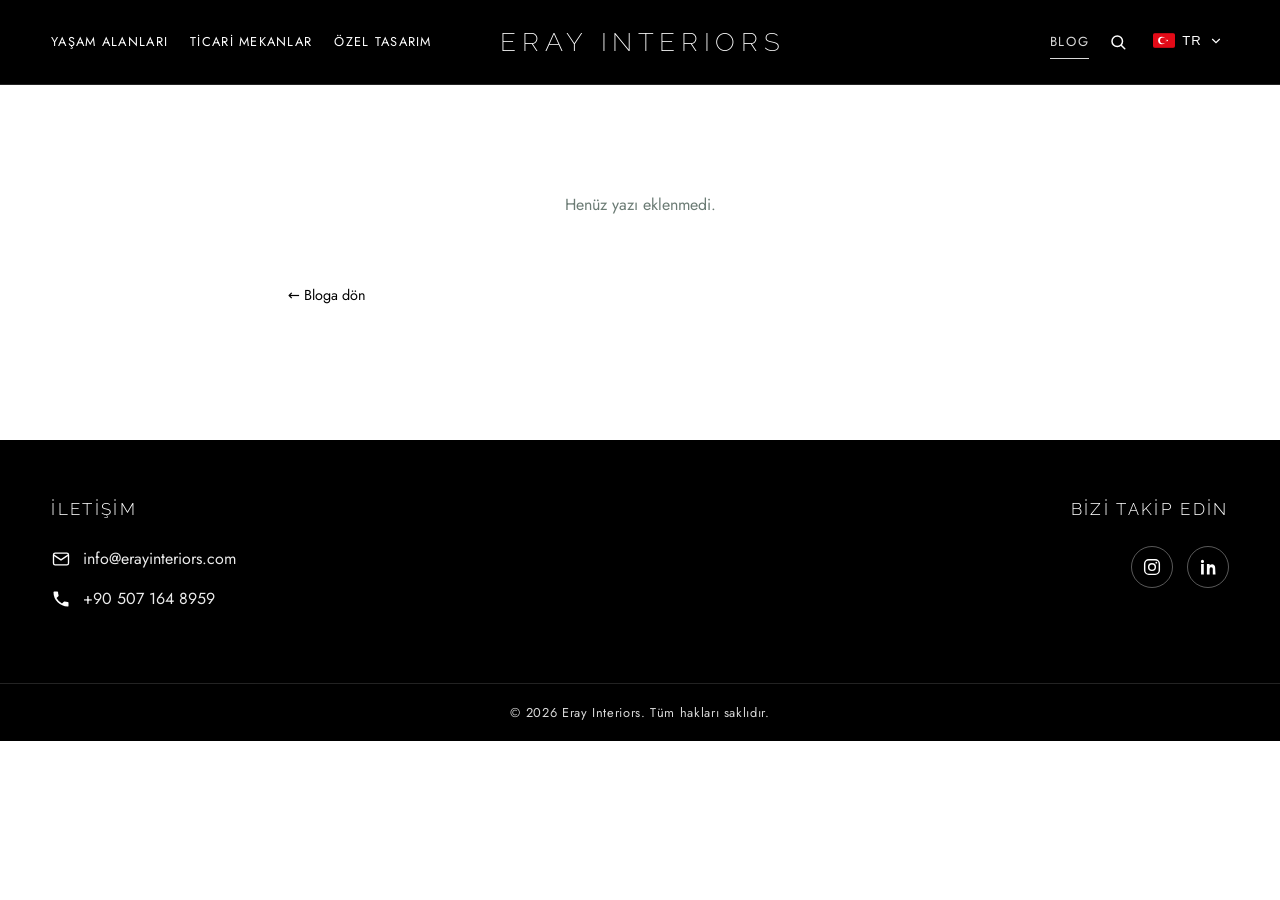
<file: yazi.html>
<!DOCTYPE html>
<html lang="tr">
<head>
  <meta charset="UTF-8">
  <meta name="viewport" content="width=device-width, initial-scale=1.0">
  <title>Blog Yazısı | Eray Interiors</title>
  <meta name="description" content="Eray Interiors blog yazısı.">
  <meta name="robots" content="index, follow, max-image-preview:large">
  <meta name="author" content="Eray Interiors">
  <meta name="theme-color" content="#000000">

  <!-- Favicon / app icons -->
  <link rel="icon" href="favicon.ico" sizes="any">
  <link rel="icon" href="favicon.svg" type="image/svg+xml">
  <link rel="apple-touch-icon" href="assets/apple-touch-icon.png">
  <link rel="manifest" href="site.webmanifest">

  <!-- Open Graph (başlık/açıklama yazıya göre JS ile de güncellenir) -->
  <meta property="og:type" content="article">
  <meta property="og:site_name" content="Eray Interiors">
  <meta property="og:image" content="https://erayinteriors.com/assets/og-image.png">

  <link rel="preconnect" href="https://fonts.googleapis.com">
  <link rel="preconnect" href="https://fonts.gstatic.com" crossorigin>
  <link href="https://fonts.googleapis.com/css2?family=Jost:wght@300;400;500&family=Raleway:wght@200;300&display=swap" rel="stylesheet">
  <link rel="stylesheet" href="css/style.css">
</head>
<body>
  <header id="site-header"></header>

  <main>
    <article id="blog-post" class="post"></article>
  </main>

  <footer id="site-footer"></footer>

  <script src="js/icons.js"></script>
  <script src="js/data.js"></script>
  <script src="js/i18n.js"></script>
  <script src="js/header.js"></script>
  <script src="js/footer.js"></script>
  <script src="js/content.js"></script>
  <script src="js/carousel.js"></script>
  <script src="js/app.js"></script>
  <script src="js/blog.js"></script>
</body>
</html>
</file>
<file: css/style.css>
/* ============================================================
   Eray Interiors — Ana stil dosyası
   Renkler ve fontlar :root değişkenlerinde. Royal green tonunu
   değiştirmek için sadece --green satırını güncellemeniz yeterli.
   ============================================================ */

:root{
  --green:#000000;          /* Ana marka rengi (siyah) */
  --green-700:#000000;      /* Koyu ton (hover/gölge) */
  --green-300:#1f1f1f;      /* Açık ton (hero gradyanında hafif kontrast) */
  --white:#ffffff;
  --ink:#1a1a1a;            /* Ana metin */
  --muted:#6b7b74;          /* İkincil metin */
  --line:#e7e9e8;           /* İnce çizgiler */
  --font-brand:'Raleway', sans-serif;      /* Başlık — Fathom'a yakın, ExtraLight */
  --font-body:'Jost', system-ui, sans-serif; /* Gövde — geometrik, Türkçe uyumlu */
  --header-h:84px;
  --maxw:1280px;            /* İçerik genişliği (geniş monitörde büyür) */

  /* Boşluk ölçeği — responsive ritim tek yerden. clamp: mobil→masaüstü akıcı. */
  --space-xs: clamp(.5rem, 1.2vw, .85rem);
  --space-sm: clamp(.85rem, 2vw, 1.25rem);
  --space-md: clamp(1.25rem, 3vw, 2rem);
  --space-lg: clamp(2rem, 5vw, 3.5rem);
  --space-xl: clamp(3rem, 7vw, 6rem);
  --gap-menu-title: clamp(72px, 9vw, 132px);  /* menü(header) ↔ sayfa başlığı boşluğu */
  --hero-h: 100svh;        /* Hero tam ekran (svh: mobil adres çubuğuna göre) */
  --radius: 8px;
}

*{ box-sizing:border-box; }
html{ scroll-behavior:smooth; }
body{
  margin:0;
  font-family:var(--font-body);
  font-weight:400;
  color:var(--ink);
  background:var(--white);
  line-height:1.65;
  -webkit-font-smoothing:antialiased;
}
a{ color:inherit; text-decoration:none; }
img{ max-width:100%; display:block; }

/* ---------- Header ---------- */
#site-header{
  position:fixed; top:0; left:0; right:0; z-index:100;
  background:var(--green);
  border-bottom:1px solid rgba(255,255,255,.14);
  transform:translateY(-100%); transition:transform .35s ease;   /* üstte gizli */
}
#site-header.show{ transform:translateY(0); }                     /* aşağı inince görünür */
/* Alt sayfalar: menü sabit (kayar özellik yalnızca ana sayfada) */
body.static-header #site-header{ transform:none; transition:none; }
body.static-header.no-hero{ padding-top:var(--header-h); }        /* hero yoksa içerik menünün altında kalmasın */
.header-inner{
  max-width:none; margin:0 auto; min-height:var(--header-h);
  padding:0 clamp(24px, 4vw, 72px);   /* tam genişlik — menü kenarlara yaslanır, boşta kalmaz */
  display:grid; grid-template-columns:1fr auto 1fr; align-items:center; gap:20px;
}
.main-nav{ display:flex; gap:22px; align-items:center; justify-self:start; }
.nav-link{
  font-size:.8rem; letter-spacing:.1em; text-transform:uppercase; white-space:nowrap;
  color:var(--white); position:relative; padding:6px 0; transition:opacity .2s;
}
.nav-link::after{
  content:''; position:absolute; left:0; bottom:0; height:1px; width:0;
  background:var(--white); transition:width .28s ease;
}
.nav-link:hover, .nav-link.active{ opacity:.85; }
.nav-link:hover::after, .nav-link.active::after{ width:100%; }

.brand{
  justify-self:center;
  font-family:var(--font-brand); font-weight:200;
  font-size:1.6rem; letter-spacing:.22em; color:var(--white);
  white-space:nowrap; padding-left:.22em; /* letter-spacing dengesi */
}

.tools{ justify-self:end; display:flex; align-items:center; gap:14px; }
.blog-link{ white-space:nowrap; }
.nav-blog{ display:none; }   /* Blog: masaüstünde sağda (tools); mobilde soldaki menüde */

/* Arama */
.search{ position:relative; display:flex; align-items:center; }
.search-toggle, .lang-toggle, .hamburger{
  background:none; border:none; cursor:pointer; color:var(--white);
  display:inline-flex; align-items:center; gap:7px; padding:6px;
}
.search-toggle:hover{ opacity:.85; }
.search-box{
  position:absolute; right:0; top:calc(100% + 14px);
  width:300px; background:var(--green);
  border:1px solid rgba(255,255,255,.18); border-top:2px solid var(--white);
  box-shadow:0 18px 40px rgba(0,0,0,.28);
  padding:14px; border-radius:4px;
  opacity:0; visibility:hidden; transform:translateY(-8px);
  transition:opacity .2s, transform .2s, visibility .2s;
}
.search.open .search-box{ opacity:1; visibility:visible; transform:translateY(0); }
.search-input{
  width:100%; border:none; border-bottom:1px solid rgba(255,255,255,.30);
  background:transparent; color:var(--white);
  font-family:var(--font-body); font-size:.95rem; padding:8px 2px; outline:none;
}
.search-input::placeholder{ color:rgba(255,255,255,.65); }
.search-input:focus{ border-color:var(--white); }
.search-results{ margin-top:8px; max-height:280px; overflow:auto; }
.search-results a{
  display:block; padding:9px 6px; border-radius:3px; font-size:.9rem;
  color:var(--white); transition:background .15s;
}
.search-results a:hover{ background:rgba(255,255,255,.14); }
.search-results .empty{ padding:9px 6px; color:rgba(255,255,255,.7); font-size:.88rem; }

/* Dil seçici */
.lang{ position:relative; }
.lang-toggle{ font-size:.82rem; letter-spacing:.08em; }
.lang-toggle .flag, .lang-menu .flag{ width:22px; height:15px; border-radius:2px; overflow:hidden; box-shadow:0 0 0 1px rgba(0,0,0,.06); }
.chev{ transition:transform .2s; }
.lang.open .chev{ transform:rotate(180deg); }
.lang-menu{
  position:absolute; right:0; top:calc(100% + 14px); list-style:none; margin:0; padding:6px;
  min-width:170px; background:var(--green); border:1px solid rgba(255,255,255,.18);
  border-top:2px solid var(--white); box-shadow:0 18px 40px rgba(0,0,0,.28); border-radius:4px;
  opacity:0; visibility:hidden; transform:translateY(-8px);
  transition:opacity .2s, transform .2s, visibility .2s;
}
.lang.open .lang-menu{ opacity:1; visibility:visible; transform:translateY(0); }
.lang-menu button{
  width:100%; display:flex; align-items:center; gap:10px; background:none; border:none;
  padding:9px 10px; cursor:pointer; font-family:var(--font-body); font-size:.9rem;
  color:var(--white); border-radius:3px; text-align:left;
}
.lang-menu button:hover{ background:rgba(255,255,255,.14); }

/* Mobil menü içi dil satırı — masaüstünde gizli, hamburger menüsünde görünür */
.nav-lang{ display:none; }
.nav-lang-btn{
  display:inline-flex; align-items:center; gap:8px; background:none; border:none; cursor:pointer;
  color:var(--white); font-family:var(--font-body); font-size:.9rem; padding:8px 12px;
  border:1px solid rgba(255,255,255,.22); border-radius:4px; opacity:.7; transition:opacity .2s, background .2s;
}
.nav-lang-btn .flag{ width:22px; height:15px; border-radius:2px; overflow:hidden; box-shadow:0 0 0 1px rgba(0,0,0,.06); }
.nav-lang-btn:hover{ opacity:1; background:rgba(255,255,255,.10); }
.nav-lang-btn.active{ opacity:1; border-color:var(--white); background:rgba(255,255,255,.14); }

/* Hamburger (mobil) */
.hamburger{ display:none; flex-direction:column; gap:5px; }
.hamburger span{ width:24px; height:2px; background:var(--white); transition:.25s; }

/* ---------- Hero ---------- */
.hero{
  position:relative; min-height:100vh; min-height:var(--hero-h); overflow:hidden;
  background:linear-gradient(120deg, var(--green-700), var(--green) 60%, var(--green-300));
  background-size:cover; background-position:center;
  display:flex; align-items:center; justify-content:center;
}
.hero::after{ content:''; position:absolute; inset:0; background:rgba(0,0,0,.30); z-index:1; }
.hero-overlay{ position:relative; z-index:2; text-align:center; color:var(--white); padding:0 24px; }
.hero-title{
  font-family:var(--font-brand); font-weight:200; letter-spacing:.16em;
  font-size:clamp(2rem, 5vw, 3.8rem); margin:0; text-transform:uppercase;
}
.hero-sub{ font-weight:300; letter-spacing:.14em; margin-top:14px; font-size:clamp(.85rem,1.6vw,1.05rem); opacity:.92; }

/* Ana sayfa hero slayt gösterisi (5 görsel, yavaş yatay kayma) */
.hero-slides{
  position:absolute; inset:0; display:flex; z-index:0;
  transition:transform .9s cubic-bezier(.65,0,.35,1); will-change:transform;
}
.hero-slide{
  position:relative; flex:0 0 100%; height:100%;
  background:#dfe5e2 center/cover no-repeat;
}
.hero-dots{
  position:absolute; left:0; right:0; bottom:22px; z-index:3;
  display:flex; gap:10px; justify-content:center;
}
.hero-dots button{
  width:9px; height:9px; padding:0; border-radius:50%; cursor:pointer;
  border:1px solid rgba(255,255,255,.85); background:transparent; transition:background .25s;
}
.hero-dots button.active{ background:var(--white); }

/* ---------- Sayfa metni ---------- */
.page-intro{ max-width:860px; margin:0 auto; padding:var(--gap-menu-title) 28px var(--space-lg); text-align:center; }
.page-title{
  font-family:var(--font-brand); font-weight:200; letter-spacing:.08em;
  font-size:clamp(1.7rem,3.4vw,2.6rem); color:var(--green); margin:0 0 24px;
}
.page-body{ color:var(--ink); font-size:1.06rem; }
.page-body p{ margin:0 0 18px; }
.page-body p:last-child{ margin-bottom:0; }

/* ---------- Galeri / Carousel ---------- */
.carousel{ position:relative; max-width:var(--maxw); margin:24px auto 90px; padding:0 56px; }
.carousel-viewport{ overflow-x:auto; scrollbar-width:none; }
.carousel-viewport::-webkit-scrollbar{ display:none; }
.carousel-track{ display:flex; gap:16px; }
.slide{
  flex:0 0 320px; height:230px; border-radius:6px;
  background:#dfe5e2 center/cover no-repeat;
  display:flex; align-items:flex-end; padding:14px;
  color:var(--white); font-weight:300; letter-spacing:.05em;
  box-shadow:inset 0 -60px 60px -30px rgba(0,0,0,.45);
}
.car-arrow{
  position:absolute; top:50%; transform:translateY(-50%);
  width:40px; height:40px; background:var(--white); cursor:pointer;
  border:1px solid var(--line); border-radius:50%;
  display:flex; align-items:center; justify-content:center; color:var(--green);
  transition:background .2s, color .2s; z-index:3;
}
.car-arrow:hover{ background:var(--green); color:var(--white); }
.car-arrow svg{ width:20px; height:20px; }
.car-prev{ left:6px; }
.car-next{ right:6px; }

/* ---------- Proje şeridi (kayan kutular → proje) ---------- */
.strip-head{ max-width:var(--maxw); margin:var(--space-lg) auto 0; padding:0 28px; }
.strip-title{
  font-family:var(--font-brand); font-weight:200; letter-spacing:.08em;
  font-size:clamp(1.4rem,2.6vw,2rem); color:var(--green); margin:0;
}
.project-card{ position:relative; text-decoration:none; overflow:hidden; }
.project-card .card-img{
  position:absolute; inset:0; z-index:0; background:#dfe5e2 center/cover no-repeat;
  transition:transform .5s ease;
}
.project-card::after{
  content:''; position:absolute; inset:0; z-index:1;
  background:linear-gradient(to top, rgba(0,0,0,.6), rgba(0,0,0,0) 58%);
}
.project-card:hover .card-img{ transform:scale(1.06); }
.project-card .card-meta{ position:relative; z-index:2; }
.project-card .card-title{
  display:block; font-family:var(--font-brand); font-weight:300;
  font-size:1.05rem; letter-spacing:.03em; line-height:1.25;
}
.project-card .card-date{
  display:block; font-size:.72rem; letter-spacing:.08em; text-transform:uppercase; opacity:.85; margin-top:3px;
}
/* Boş yer tutucu kutu (proje yokken / içerik yüklenmeden) */
.project-placeholder{ pointer-events:none; }
.project-placeholder::after{ display:none; }
.project-placeholder .card-img{ background:#e4e9e7; }

/* ---------- Menü sayfası: 2 sütunlu proje pencereleri (grid) ---------- */
.project-cards{
  max-width:var(--maxw); margin:var(--space-md) auto var(--space-xl);
  padding:0 clamp(16px,4vw,28px);
  display:grid; grid-template-columns:1fr 1fr; gap:clamp(14px,2vw,26px);
}
.pcard{
  position:relative; display:block; overflow:hidden;
  aspect-ratio:4/3; border-radius:var(--radius); text-decoration:none;
  background:#e4e9e7;
}
.pcard-img{
  position:absolute; inset:0; z-index:0;
  background:#e4e9e7 center/cover no-repeat; transition:transform .5s ease;
}
.pcard:hover .pcard-img{ transform:scale(1.05); }
.pcard::after{
  content:''; position:absolute; inset:0; z-index:1;
  background:linear-gradient(to top, rgba(0,0,0,.6), rgba(0,0,0,0) 55%);
}
.pcard-title{
  position:absolute; left:0; right:0; bottom:0; z-index:2;
  color:var(--white); font-family:var(--font-brand); font-weight:300;
  font-size:clamp(1rem,1.7vw,1.35rem); letter-spacing:.03em; line-height:1.25;
  padding:clamp(12px,1.5vw,18px);
}
.pcard-placeholder{ pointer-events:none; }
.pcard-placeholder::after{ display:none; }

/* ---------- Proje detay sayfası (iki sütun, dikey kaydırma) ---------- */
.project-detail{ max-width:var(--maxw); margin:0 auto; padding:var(--space-lg) 28px var(--space-xl); }
.project-back{ display:inline-block; color:var(--green); font-size:.9rem; margin-bottom:var(--space-md); }
.project-back:hover{ text-decoration:underline; }
.project-head{ max-width:820px; margin:0 auto var(--space-lg); text-align:center; }
.project-date{ font-size:.8rem; letter-spacing:.08em; text-transform:uppercase; color:var(--muted); margin-bottom:10px; }
.project-title{
  font-family:var(--font-brand); font-weight:200; letter-spacing:.04em;
  font-size:clamp(1.8rem,4vw,2.8rem); color:var(--green); margin:0; line-height:1.2;
}
/* Yazısız görseller: yan yana 2 sütun */
.project-grid{
  display:grid; grid-template-columns:1fr 1fr;
  gap:clamp(20px,3vw,44px); align-items:start;
  margin-bottom:clamp(20px,3vw,44px);
}
.project-grid img{
  width:100%; height:auto; border-radius:var(--radius); display:block;
  background:#e4e9e7 center/cover no-repeat;
}
/* Yazılı görsel: tam genişlik tek satır, yazı yanda (1. sola, 2. sağa, sırayla) */
.project-row.wide{
  display:grid; grid-template-columns:1fr 1fr;
  gap:clamp(24px,4vw,56px); align-items:center;
  margin-bottom:clamp(20px,3vw,44px);
}
.project-row.wide .project-figure img{
  width:100%; height:auto; border-radius:var(--radius); display:block;
  background:#e4e9e7 center/cover no-repeat;
}
.project-row.wide.flip .project-figure{ order:2; }   /* görsel sağa */
.project-row.wide.flip .project-caption{ order:1; }
.project-caption{ color:var(--ink); font-size:1.05rem; line-height:1.7; }
.project-nav{
  max-width:var(--maxw); margin:0 auto; padding:0 28px var(--space-xl);
  display:flex; justify-content:space-between; gap:16px;
}
.project-nav a{ color:var(--green); font-size:.9rem; }
.project-nav a:hover{ text-decoration:underline; }
.project-empty{ text-align:center; color:var(--muted); padding:48px 0; }

/* ---------- Açılış ekranı (intro / splash) ---------- */
#intro{
  position:fixed; inset:0; z-index:1000; background:var(--green);
  display:flex; align-items:center; justify-content:center;
  opacity:1; transition:opacity .8s ease, visibility .8s ease;
}
.intro-done #intro{ display:none; }        /* aynı oturumda tekrar gösterme */
#intro.hide{ opacity:0; visibility:hidden; }
.intro-lock{ overflow:hidden; }            /* açılış sırasında arka plan kaymasın */
.intro-word{
  font-family:var(--font-brand); font-weight:200; text-transform:uppercase;
  letter-spacing:.28em; padding-left:.28em; color:var(--white);
  font-size:clamp(1.5rem, 5vw, 2.6rem);
  animation:introIn 1.1s ease both;
}
@keyframes introIn{ from{ opacity:0; transform:translateY(10px); } to{ opacity:1; transform:none; } }
@media (prefers-reduced-motion: reduce){ .intro-word{ animation:none; } }

/* ---------- Yeşil iletişim footer ---------- */
#site-footer{ background:var(--green); color:var(--white); }
.footer-inner{
  max-width:none; margin:0 auto; padding:56px clamp(24px, 4vw, 72px);
  display:grid; grid-template-columns:1fr 1fr; gap:40px;
}
.footer-col h3{
  font-family:var(--font-brand); font-weight:300; letter-spacing:.14em;
  text-transform:uppercase; font-size:1.05rem; margin:0 0 22px;
}
.footer-right{ text-align:right; }
.contact-item{ display:flex; align-items:center; gap:12px; margin-bottom:14px; }
.contact-item a{ color:var(--white); opacity:.92; transition:opacity .2s; }
.contact-item a:hover{ opacity:1; text-decoration:underline; }
.contact-item svg{ width:20px; height:20px; flex:0 0 auto; }
.social{ display:flex; gap:14px; justify-content:flex-end; }
.social a{
  width:42px; height:42px; border:1px solid rgba(255,255,255,.35); border-radius:50%;
  display:flex; align-items:center; justify-content:center; color:var(--white);
  transition:background .2s, color .2s, border-color .2s;
}
.social a:hover{ background:var(--white); color:var(--green); border-color:var(--white); }
.social svg{ width:20px; height:20px; }
.footer-bottom{
  border-top:1px solid rgba(255,255,255,.16); text-align:center;
  padding:18px; font-size:.8rem; letter-spacing:.05em; opacity:.85;
}

/* ---------- Blog ---------- */
.blog-link{ font-size:.82rem; letter-spacing:.12em; text-transform:uppercase; }
.blog-head{ padding-bottom:8px; }
.blog-intro{ color:var(--muted); max-width:620px; margin:0 auto; font-size:1rem; }
.blog-list-wrap{ max-width:var(--maxw); margin:0 auto 90px; padding:28px 28px 0; }
.blog-grid{ display:grid; grid-template-columns:repeat(3, 1fr); gap:28px; }
.blog-card{
  display:flex; flex-direction:column; background:var(--white);
  border:1px solid var(--line); border-radius:8px; overflow:hidden; color:var(--ink);
  transition:box-shadow .25s ease, transform .25s ease;
}
.blog-card:hover{ box-shadow:0 18px 40px rgba(0,0,0,.10); transform:translateY(-4px); }
.blog-card-cover{ display:block; height:200px; background:#dfe5e2 center/cover no-repeat; }
.blog-card-body{ display:flex; flex-direction:column; gap:9px; padding:20px 22px 24px; }
.blog-card-date{ font-size:.76rem; letter-spacing:.08em; text-transform:uppercase; color:var(--muted); }
.blog-card-title{ font-family:var(--font-brand); font-weight:300; font-size:1.28rem; color:var(--green); line-height:1.3; }
.blog-card-excerpt{ font-size:.95rem; color:var(--ink); }
.blog-card-more{ margin-top:4px; font-size:.85rem; letter-spacing:.04em; color:var(--green); opacity:.9; }
.blog-empty{ text-align:center; color:var(--muted); padding:48px 0; }

/* Tekil yazı */
.post{ max-width:760px; margin:0 auto; padding:44px 28px 90px; }
.post-back{ display:inline-block; color:var(--green); font-size:.9rem; margin-bottom:26px; }
.post-back:hover{ text-decoration:underline; }
.post-cover{ height:380px; border-radius:10px; background:#dfe5e2 center/cover no-repeat; margin-bottom:30px; }
.post-date{ font-size:.8rem; letter-spacing:.08em; text-transform:uppercase; color:var(--muted); margin-bottom:10px; }
.post-title{
  font-family:var(--font-brand); font-weight:200; letter-spacing:.03em;
  font-size:clamp(1.8rem,4vw,2.6rem); color:var(--green); margin:0 0 26px; line-height:1.2;
}
.post-body{ font-size:1.08rem; color:var(--ink); }
.post-body p{ margin:0 0 20px; }
.post-body p:last-child{ margin-bottom:0; }
.post-gallery{ display:grid; grid-template-columns:1fr 1fr; gap:16px; margin-top:34px; }
.post-gallery img{ width:100%; border-radius:8px; }

/* ---------- Responsive ---------- */

/* Geniş monitörler — içerik ve hero nefes alsın (2K / ultra-wide) */
@media (min-width:1600px){
  :root{ --maxw:1440px; }
  .slide{ flex:0 0 360px; height:260px; }
}
@media (min-width:2200px){
  :root{ --maxw:1600px; }
}

/* Blog 3→2 sütun */
@media (max-width:1100px){
  .blog-grid{ grid-template-columns:repeat(2, 1fr); }
}

/* Tablet yatay / hamburger eşiği */
@media (max-width:1024px){
  :root{ --header-h:70px; }
  .header-inner{ position:relative; grid-template-columns:auto 1fr auto; padding:0 18px; }
  .hamburger{ display:flex; justify-self:start; }
  /* Logo ekranda ortalanır (kenar öğelerin genişliğinden bağımsız) */
  .brand{ position:absolute; left:50%; top:50%; transform:translate(-50%, -50%);
    font-size:1.3rem; letter-spacing:.2em; padding-left:0; }
  .main-nav{
    position:absolute; top:var(--header-h); left:0; right:0;
    flex-direction:column; align-items:flex-start; gap:0;
    background:var(--green); border-bottom:1px solid rgba(255,255,255,.14);
    padding:8px 18px 16px; display:none;
  }
  #site-header.nav-open .main-nav{ display:flex; }
  .main-nav .nav-link{ padding:12px 0; width:100%; }
  .main-nav .nav-blog{ display:block; }   /* Blog mobilde hamburger menüsüne girer */
  .main-nav .nav-lang{ display:flex; flex-wrap:wrap; gap:10px; padding:14px 0 4px;
    margin-top:6px; width:100%; border-top:1px solid rgba(255,255,255,.14); }
  .tools .blog-link{ display:none; }        /* sağdaki Blog mobilde gizli */
  .tools .lang{ display:none; }             /* dil seçimi mobilde hamburger menüsünde */
  .tools{ gap:10px; }
  .footer-inner{ grid-template-columns:1fr; gap:34px; }
  .footer-right{ text-align:left; }
  .social{ justify-content:flex-start; }
  .slide{ flex:0 0 260px; height:190px; }
  .blog-grid{ grid-template-columns:1fr; }
  .post-cover{ height:240px; }
  .post-gallery{ grid-template-columns:1fr; }
  .blog-link{ font-size:.72rem; letter-spacing:.08em; }
}

/* Tablet dikey / katlanabilir (açık ~717–884px) — iki sütun tek sütuna iner */
@media (max-width:768px){
  .project-grid{ grid-template-columns:1fr; gap:var(--space-md); }
  .project-row.wide{ grid-template-columns:1fr; gap:var(--space-sm); }
  .project-row.wide.flip .project-figure,
  .project-row.wide.flip .project-caption{ order:0; }   /* mobilde görsel üstte, yazı altında */
  .carousel{ padding:0 44px; margin-bottom:var(--space-xl); }
}

/* Telefon */
@media (max-width:480px){
  .header-inner{ padding:0 12px; gap:6px; }
  .brand{ font-size:1rem; letter-spacing:.08em; padding-left:0; }
  .tools{ gap:7px; }
  .tools .lang-toggle span:not(.flag){ display:none; }   /* dar ekranda "TR" etiketini gizle; bayrak+ok kalır */
  .blog-link{ font-size:.66rem; letter-spacing:.06em; }
  .slide{ flex:0 0 220px; height:160px; }
  .carousel{ padding:0 16px; }
  .car-arrow{ display:none; }              /* dar ekranda oklar gizli — parmakla kaydırılır */
  .post{ padding:32px 20px 64px; }
  .project-detail{ padding:var(--space-md) 18px var(--space-lg); }
}

/* Küçük telefon / Galaxy Fold kapak ekranı (~280–360px) */
@media (max-width:360px){
  .header-inner{ padding:0 10px; gap:5px; }
  .brand{ font-size:.78rem; letter-spacing:.03em; padding-left:0; }
  .tools{ gap:6px; }
  .tools .lang-toggle .chev{ display:none; }   /* çok dar: dil okunu gizle, bayrak kalır */
  .slide{ flex:0 0 180px; height:140px; }
  .blog-link{ font-size:.6rem; letter-spacing:.04em; }
  .hero-title{ letter-spacing:.1em; }
}

/* Erişilebilirlik: kullanıcı "hareketi azalt" derse otomatik animasyonları durdur */
@media (prefers-reduced-motion: reduce){
  html{ scroll-behavior:auto; }
  .hero-slides{ transition:none; }
  .project-card .card-img, .car-arrow, .blog-card{ transition:none; }
}
</file>
